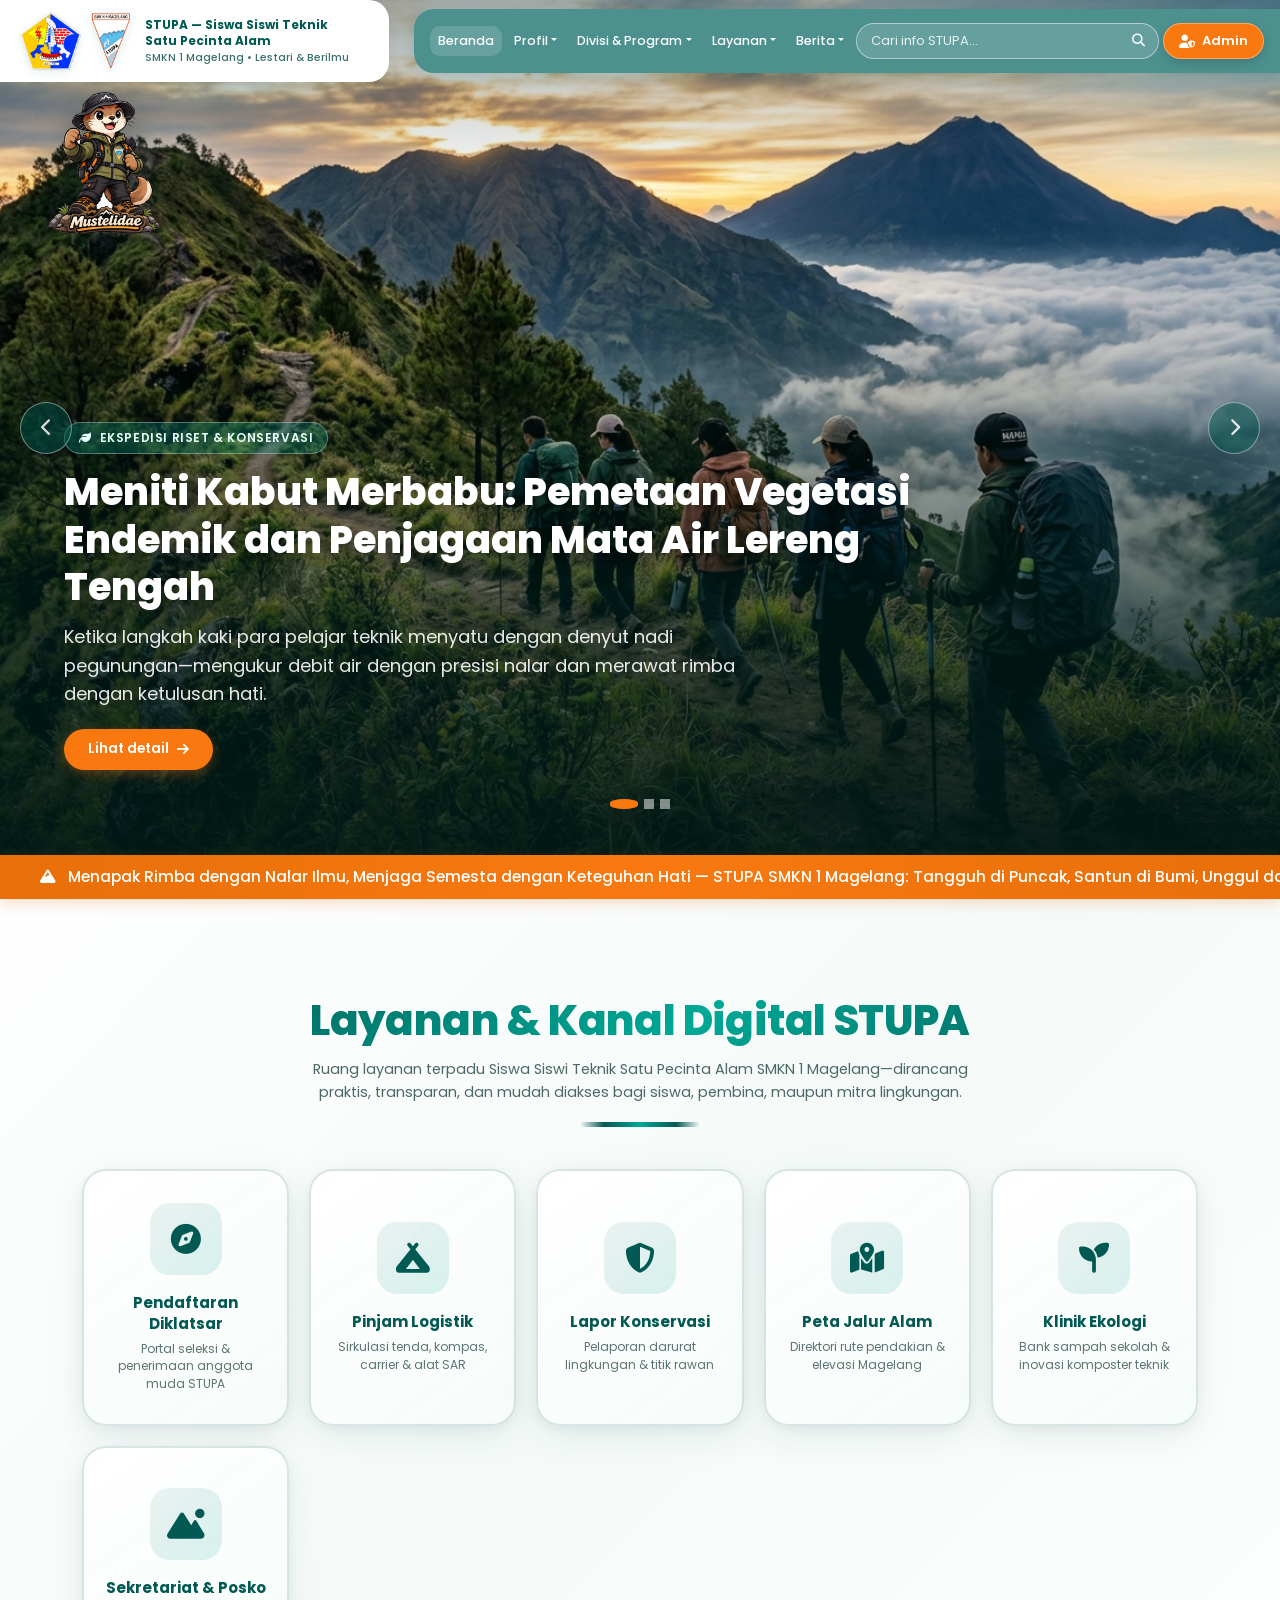
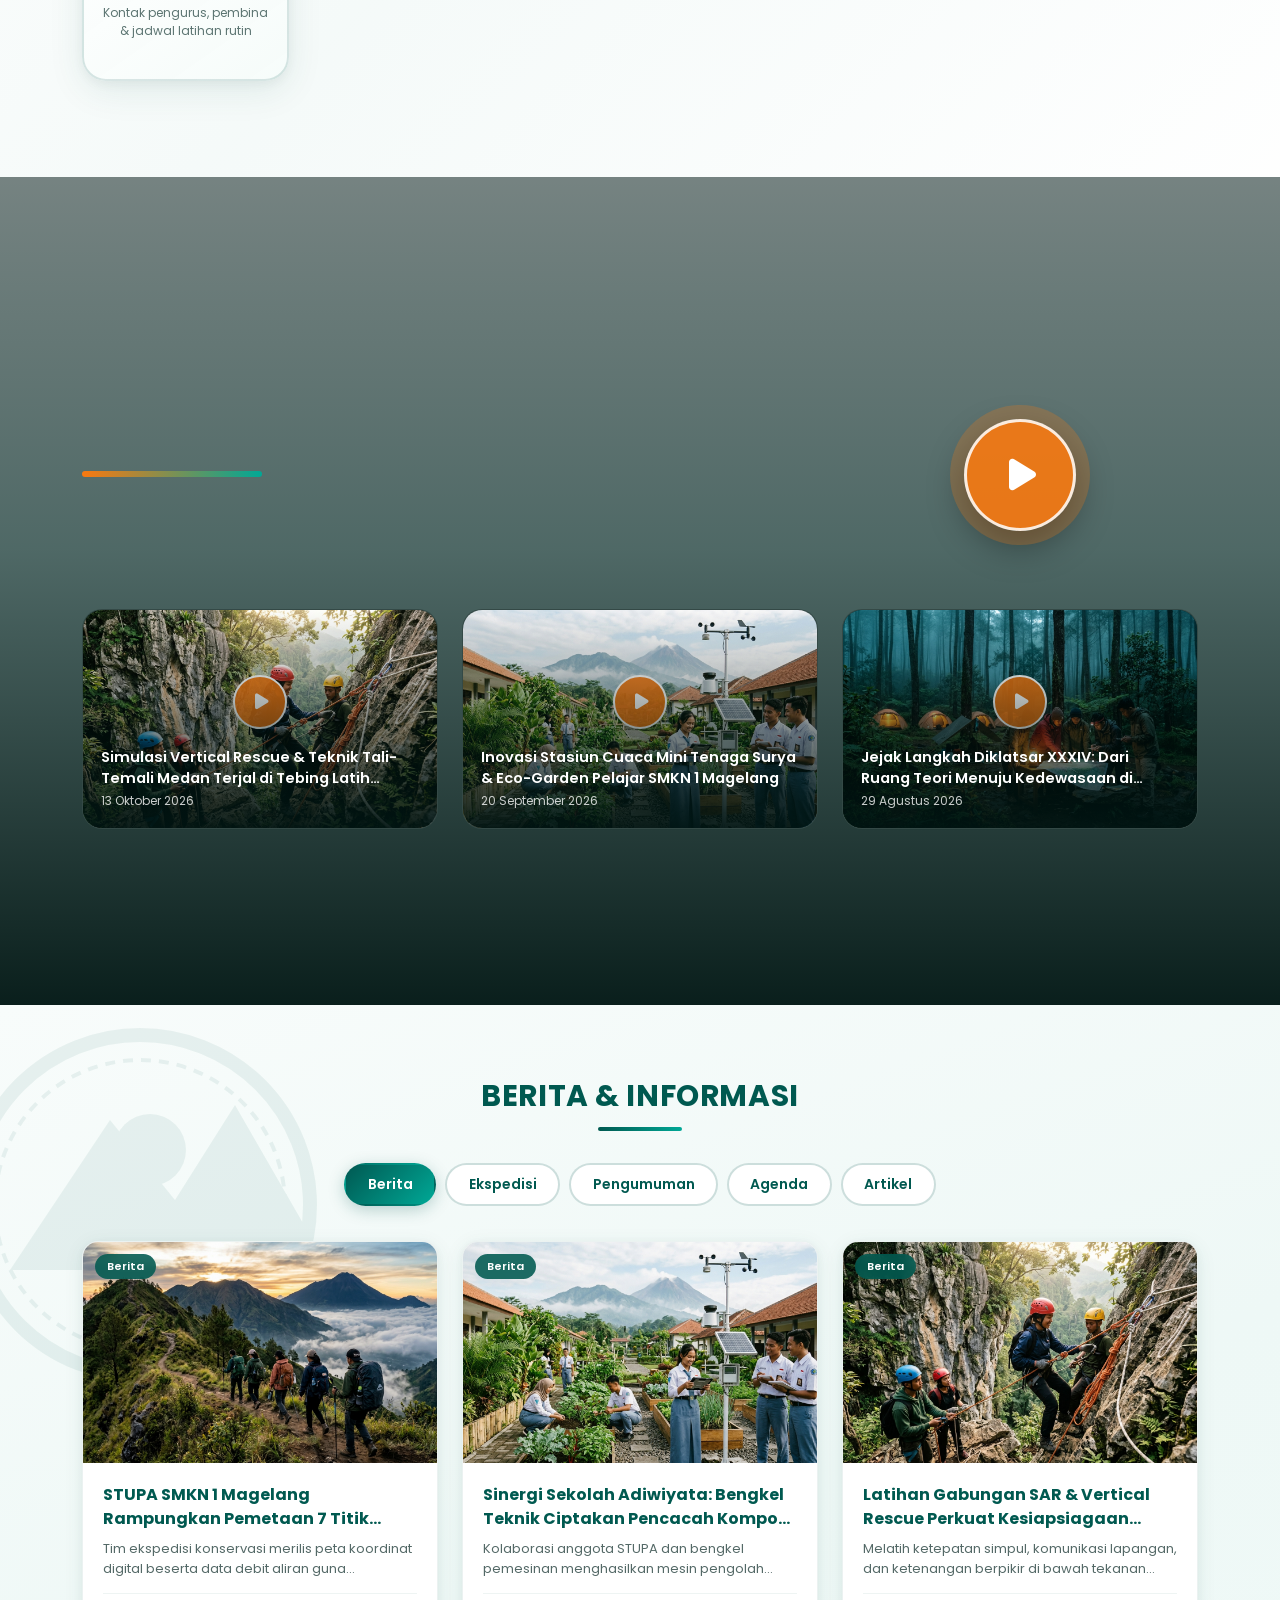
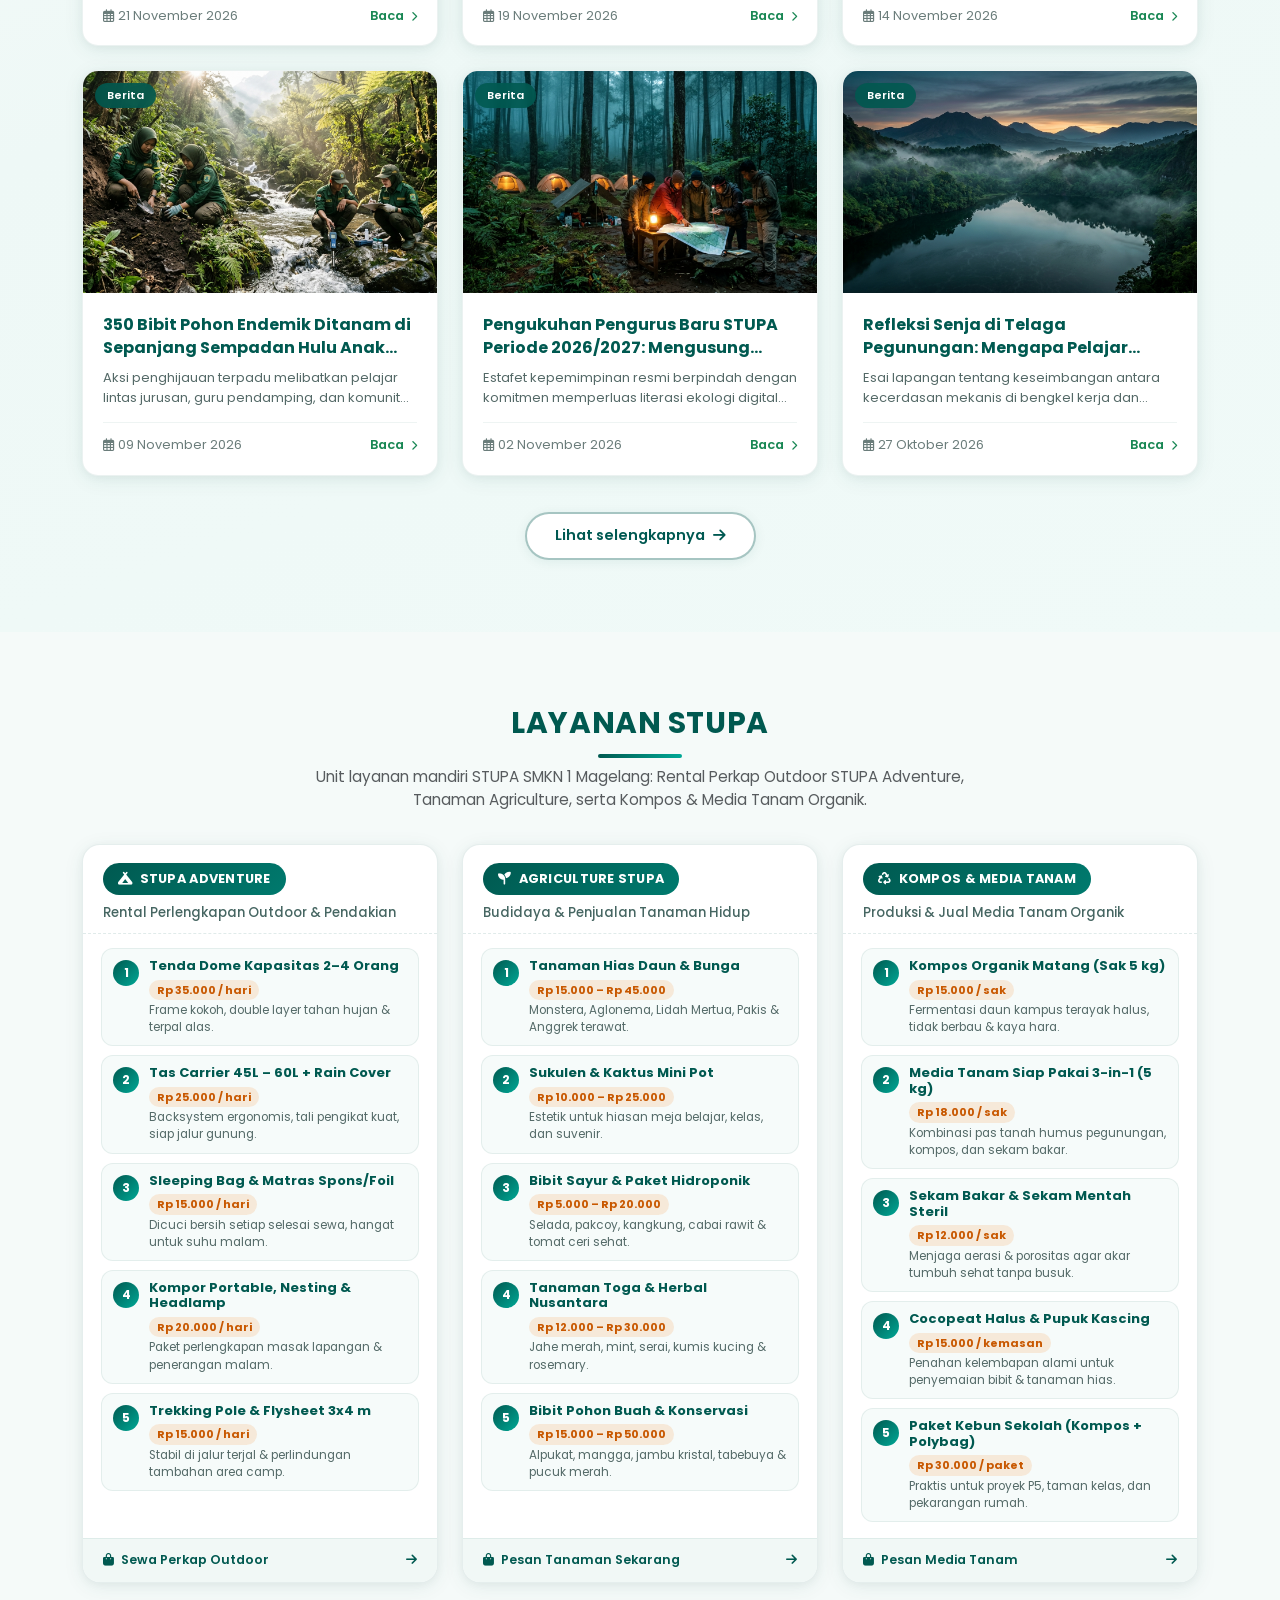
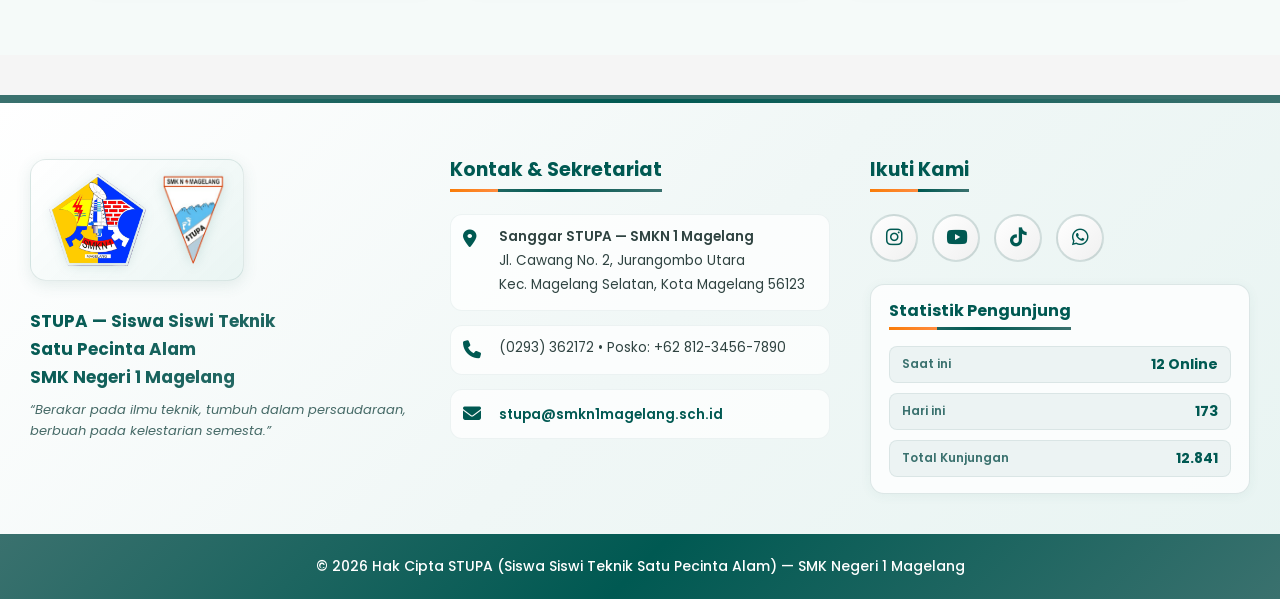
<file: index.html>
<!DOCTYPE html>
<html lang="id">

<head>
    <meta charset="UTF-8">
    <meta name="viewport" content="width=device-width, initial-scale=1.0">
    <title>STUPA — Siswa Siswi Teknik Satu Pecinta Alam | SMKN 1 Magelang</title>
    <meta name="description"
        content="Portal resmi STUPA (Siswa Siswi Teknik Satu Pecinta Alam) SMKN 1 Magelang. Informasi ekspedisi konservasi alam, pendidikan dasar (Diklatsar), layanan logistik, riset ekologi pelajar, dan publikasi ilmiah lapangan.">
    <meta name="keywords"
        content="STUPA, SMKN 1 Magelang, Siswa Siswi Teknik Satu Pecinta Alam, Sispala Magelang, Konservasi Alam, Diklatsar, Ekspedisi Merbabu">
    <meta name="author" content="STUPA SMKN 1 Magelang">
    <link rel="icon" href="assets/images/logo-stupa.png" type="image/png">

    <!-- Fonts & Libraries (Matched to kemenlh.go.id) -->
    <link href="https://fonts.googleapis.com/css2?family=Poppins:wght@300;400;500;600;700;800&display=swap"
        rel="stylesheet">
    <link href="https://cdnjs.cloudflare.com/ajax/libs/font-awesome/6.5.1/css/all.min.css" rel="stylesheet">
    <link href="https://cdn.jsdelivr.net/npm/bootstrap@5.3.3/dist/css/bootstrap.min.css" rel="stylesheet"
        crossorigin="anonymous">

    <!-- STUPA Stylesheets -->
    <link rel="stylesheet" href="assets/css/style.css">
    <link rel="stylesheet" href="assets/css/carousel.css">
    <link rel="stylesheet" href="assets/css/header.css">
    <link rel="stylesheet" href="assets/css/footer.css">
</head>

<body id="top">

    <!-- Header / Floating Pill Navbar (Matched to kemenlh.go.id) -->
    <div id="header-placeholder">
        <nav class="navbar navbar-expand-lg" id="mainNavbar">
            <div class="container-fluid p-0">
                <!-- Left White Brand Pill -->
                <div class="logo-container">
                    <a class="navbar-brand" href="#top">
                        <div class="brand-logos">
                            <img src="assets/images/logo-smkn1.png" id="headerLogoSmk" alt="Logo SMKN 1 Magelang"
                                class="logo logo-smkn1">
                            <img src="assets/images/logo-stupa.png" id="headerLogoStupa"
                                alt="Logo STUPA SMKN 1 Magelang" class="logo logo-stupa">
                        </div>
                        <div class="text">
                            <span id="headerBrandTitle">STUPA — Siswa Siswi Teknik<br>Satu Pecinta Alam</span>
                            <span class="brand-sub" id="headerBrandSub">SMKN 1 Magelang • Lestari &amp; Berilmu</span>
                        </div>
                    </a>
                </div>

                <!-- Mobile Hamburger -->
                <button class="navbar-toggler" type="button" data-bs-toggle="collapse" data-bs-target="#navbarNav"
                    aria-controls="navbarNav" aria-expanded="false" aria-label="Buka navigasi">
                    <span class="navbar-toggler-icon"></span>
                </button>

                <!-- Right Teal Pill Menu -->
                <div class="collapse navbar-collapse justify-content-end" id="navbarNav">
                    <ul class="navbar-nav d-flex align-items-lg-center menu-container">
                        <li class="nav-item">
                            <a class="nav-link active" aria-current="page" href="#top">Beranda</a>
                        </li>
                        <li class="nav-item dropdown">
                            <a class="nav-link dropdown-toggle" href="#" role="button" data-bs-toggle="dropdown"
                                aria-expanded="false">Profil</a>
                            <ul class="dropdown-menu">
                                <li><a class="dropdown-item" href="#layanan-stupa">Jati Diri &amp; Nilai STUPA</a></li>
                                <li><a class="dropdown-item" href="#prosedur-stupa">Unit Layanan &amp; Usaha Mandiri</a>
                                </li>
                                <li><a class="dropdown-item" href="#kontak-footer">Sekretariat &amp; Pembina</a></li>
                            </ul>
                        </li>
                        <li class="nav-item dropdown">
                            <a class="nav-link dropdown-toggle" href="#" role="button" data-bs-toggle="dropdown"
                                aria-expanded="false">Divisi &amp; Program</a>
                            <ul class="dropdown-menu">
                                <li><a class="dropdown-item" href="#layanan-stupa" data-open-service="0">Diklatsar &amp;
                                        Kaderisasi</a></li>
                                <li><a class="dropdown-item" href="#layanan-stupa" data-open-service="3">Mountaineering
                                        &amp; Navigasi</a></li>
                                <li><a class="dropdown-item" href="#layanan-stupa" data-open-service="4">Konservasi
                                        &amp; Eco-Tech</a></li>
                                <li><a class="dropdown-item" href="#video-showcase">Vertical Rescue &amp; SAR</a></li>
                            </ul>
                        </li>
                        <li class="nav-item dropdown">
                            <a class="nav-link dropdown-toggle" href="#" role="button" data-bs-toggle="dropdown"
                                aria-expanded="false">Layanan</a>
                            <ul class="dropdown-menu">
                                <li><a class="dropdown-item" href="#prosedur-stupa">Rental Perkap STUPA Adventure</a>
                                </li>
                                <li><a class="dropdown-item" href="#prosedur-stupa">Agriculture (Tanaman Dijual)</a>
                                </li>
                                <li><a class="dropdown-item" href="#prosedur-stupa">Kompos &amp; Media Tanam</a></li>
                                <li>
                                    <hr class="dropdown-divider">
                                </li>
                                <li><a class="dropdown-item" href="#layanan-stupa" data-open-service="0">Pendaftaran
                                        Anggota Baru</a></li>
                                <li><a class="dropdown-item" href="#layanan-stupa" data-open-service="1">Peminjaman
                                        Logistik Alam</a></li>
                                <li><a class="dropdown-item" href="#layanan-stupa" data-open-service="2">Lapor
                                        Konservasi Lingkungan</a></li>
                                <li><a class="dropdown-item" href="#layanan-stupa" data-open-service="3">Direktori Peta
                                        Jalur Magelang</a></li>
                            </ul>
                        </li>
                        <li class="nav-item dropdown">
                            <a class="nav-link dropdown-toggle" href="#" role="button" data-bs-toggle="dropdown"
                                aria-expanded="false">Berita</a>
                            <ul class="dropdown-menu" id="navNewsDropdown">
                                <li><a class="dropdown-item" href="#berita-informasi"
                                        data-switch-tab="berita-tab">Berita Terkini</a></li>
                                <li><a class="dropdown-item" href="#berita-informasi"
                                        data-switch-tab="ekspedisi-tab">Laporan Ekspedisi</a></li>
                                <li><a class="dropdown-item" href="#berita-informasi"
                                        data-switch-tab="pengumuman-tab">Pengumuman Resmi</a></li>
                                <li><a class="dropdown-item" href="#berita-informasi"
                                        data-switch-tab="agenda-tab">Agenda Kegiatan</a></li>
                                <li><a class="dropdown-item" href="#berita-informasi" data-switch-tab="artikel-tab">Esai
                                        &amp; Artikel Alam</a></li>
                            </ul>
                        </li>

                        <!-- Live Search Form -->
                        <li class="nav-item">
                            <form class="search-form" id="navSearchForm" role="search" autocomplete="off">
                                <input class="form-control search-input" id="navSearchInput" type="search"
                                    placeholder="Cari info STUPA..." aria-label="Cari informasi">
                                <button type="submit" class="search-submit-btn" aria-label="Cari">
                                    <i class="fas fa-search"></i>
                                </button>
                                <div class="nav-search-results" id="navSearchResults"></div>
                            </form>
                        </li>

                        <!-- Admin & Super Admin Portal Link -->
                        <li class="nav-item">
                            <a class="btn-admin-nav" href="admin.html"
                                title="Masuk ke Portal Admin &amp; Super Admin STUPA">
                                <i class="fas fa-user-shield"></i>
                                <span>Admin</span>
                            </a>
                        </li>
                    </ul>
                </div>
            </div>
        </nav>
    </div>

    <!-- Main Hero Carousel -->
    <main>
        <div class="carousel-wrapper">
            <div id="carouselBackground" class="carousel slide carousel-fade" data-bs-ride="carousel"
                data-bs-interval="5500">
                <div class="carousel-indicators" id="heroIndicators"></div>
                <div class="carousel-inner" id="carouselItemsContainer"></div>

                <button class="carousel-control-prev custom-prev" type="button" data-bs-target="#carouselBackground"
                    data-bs-slide="prev" aria-label="Slide sebelumnya">
                    <span class="hero-arrow-circle"><i class="fas fa-chevron-left"></i></span>
                </button>
                <button class="carousel-control-next custom-next" type="button" data-bs-target="#carouselBackground"
                    data-bs-slide="next" aria-label="Slide berikutnya">
                    <span class="hero-arrow-circle"><i class="fas fa-chevron-right"></i></span>
                </button>
            </div>
        </div>

        <!-- Running Text Ticker Bar -->
        <div class="running-text-wrapper">
            <div class="running-text">
                <div class="running-text-track">
                    <p>
                        <i class="fas fa-mountain me-2"></i>
                        Menapak Rimba dengan Nalar Ilmu, Menjaga Semesta dengan Keteguhan Hati — STUPA SMKN 1 Magelang:
                        Tangguh di Puncak, Santun di Bumi, Unggul dalam Karya Teknik Berkelanjutan!
                    </p>
                    <p aria-hidden="true">
                        <i class="fas fa-leaf me-2"></i>
                        Menapak Rimba dengan Nalar Ilmu, Menjaga Semesta dengan Keteguhan Hati — STUPA SMKN 1 Magelang:
                        Tangguh di Puncak, Santun di Bumi, Unggul dalam Karya Teknik Berkelanjutan!
                    </p>
                </div>
            </div>
        </div>

        <!-- Section 1: Layanan & Portal Digital STUPA -->
        <section class="public-services" id="layanan-stupa">
            <div class="container">
                <div class="text-content">
                    <h2 class="slide-title" id="secTitleLayanan">Layanan &amp; Kanal Digital STUPA</h2>
                    <p class="section-lead" id="secLeadLayanan">
                        Ruang layanan terpadu Siswa Siswi Teknik Satu Pecinta Alam SMKN 1 Magelang—dirancang praktis,
                        transparan, dan mudah diakses bagi siswa, pembina, maupun mitra lingkungan.
                    </p>
                </div>
                <div class="services-grid" id="servicesGridContainer"></div>
            </div>
        </section>

        <!-- Section 2: Video Showcase & Dokumentasi Ekspedisi -->
        <section class="video-section" id="video-showcase">
            <div class="gradient-overlay"></div>
            <div class="container">
                <div class="row align-items-center">
                    <div class="col-lg-8">
                        <div class="video-featured-header">
                            <h2 class="slide-title" id="mainVideoTitle"></h2>
                            <div class="title-accent-bar"></div>
                            <p class="slide-description" id="mainVideoDesc"></p>
                        </div>
                    </div>
                    <div class="col-lg-4">
                        <div class="center-play-wrap">
                            <button type="button" class="play-button-hero js-open-video" id="mainVideoPlayBtn"
                                data-index="0" aria-label="Putar pratinjau dokumenter">
                                <i class="fas fa-play ms-1"></i>
                            </button>
                        </div>
                    </div>
                </div>

                <div class="row g-4 mt-2" id="videoCardsRow"></div>
            </div>
        </section>

        <!-- Section 3: Berita & Informasi (With Watermark Emblem) -->
        <section class="logo-background-section berita-informasi-section" id="berita-informasi">
            <div class="watermark-wrap">
                <img src="assets/images/logo-stupa-watermark.svg" alt="" class="img-fluid">
            </div>
            <div class="container">
                <div class="section-title-wrap">
                    <h2 class="section-title" id="secTitleBerita">BERITA &amp; INFORMASI</h2>
                    <div class="title-underline"></div>
                </div>

                <ul class="nav nav-tabs berita-tabs" id="newsTypeTabs" role="tablist"></ul>

                <div class="tab-content" id="newsTypeContent"></div>
            </div>
        </section>

        <!-- Section 4: Layanan STUPA (Adventure, Agriculture & Kompos) -->
        <section class="section-prosedur-informasi" id="prosedur-stupa">
            <div class="container">
                <div class="section-title-wrap">
                    <h2 class="section-title" id="secTitleProsedur">LAYANAN STUPA</h2>
                    <div class="title-underline"></div>
                    <p class="text-muted text-center mx-auto mt-2 mb-0" style="max-width:720px;font-size:0.95rem;"
                        id="secLeadProsedur">Unit layanan mandiri STUPA SMKN 1 Magelang: Rental Perkap Outdoor STUPA
                        Adventure, Tanaman Agriculture, serta Kompos &amp; Media Tanam Organik.</p>
                </div>

                <div class="prosedur-steps" id="proceduresContainer"></div>
            </div>
        </section>
    </main>

    <!-- Footer (Matched to kemenlh.go.id) -->
    <footer class="footer" id="kontak-footer">
        <div class="footer-container">
            <div class="footer-content">
                <!-- Left: Logo & Organization Identity -->
                <div class="footer-section footer-about">
                    <div class="footer-logo-wrapper">
                        <a class="footer-logo-link" href="#top">
                            <img src="assets/images/logo-smkn1.png" id="footerLogoSmk" alt="Logo SMKN 1 Magelang"
                                class="footer-logo">
                            <img src="assets/images/logo-stupa.png" id="footerLogoStupa"
                                alt="Logo STUPA SMKN 1 Magelang" class="footer-logo">
                        </a>
                    </div>
                    <div class="footer-org-info">
                        <h3 class="footer-org-name" id="footerOrgName">
                            STUPA — Siswa Siswi Teknik<br>
                            Satu Pecinta Alam<br>
                            SMK Negeri 1 Magelang
                        </h3>
                        <p class="footer-motto" id="footerMotto">
                            “Berakar pada ilmu teknik, tumbuh dalam persaudaraan, berbuah pada kelestarian semesta.”
                        </p>
                    </div>
                </div>

                <!-- Center: Contact Information -->
                <div class="footer-section footer-contact">
                    <h4 class="footer-section-title" id="footerContactHeading">Kontak &amp; Sekretariat</h4>
                    <div class="footer-contact-info">
                        <div class="contact-item">
                            <i class="fas fa-map-marker-alt contact-icon"></i>
                            <div class="contact-text">
                                <p class="fw-semibold" id="footerSecretariatName">Sanggar STUPA — SMKN 1 Magelang</p>
                                <p id="footerAddress1">Jl. Cawang No. 2, Jurangombo Utara</p>
                                <p id="footerAddress2">Kec. Magelang Selatan, Kota Magelang 56123</p>
                            </div>
                        </div>
                        <div class="contact-item">
                            <i class="fas fa-phone contact-icon"></i>
                            <div class="contact-text">
                                <p id="footerPhone">(0293) 362172 • Posko: +62 812-3456-7890</p>
                            </div>
                        </div>
                        <div class="contact-item">
                            <i class="fas fa-envelope contact-icon"></i>
                            <div class="contact-text">
                                <a href="mailto:stupa@smkn1magelang.sch.id" class="website-link"
                                    id="footerEmail">stupa@smkn1magelang.sch.id</a>
                            </div>
                        </div>
                    </div>
                </div>

                <!-- Right: Social Media & Visitor Stats -->
                <div class="footer-section footer-social">
                    <h4 class="footer-section-title" id="footerSocialHeading">Ikuti Kami</h4>
                    <div class="social-icons">
                        <a href="#kontak-footer" id="socialIgLink" class="social-link" aria-label="Instagram STUPA"
                            title="Instagram @stupa_smkn1mgl">
                            <i class="fab fa-instagram"></i>
                        </a>
                        <a href="#kontak-footer" id="socialYtLink" class="social-link" aria-label="YouTube STUPA"
                            title="YouTube STUPA Channel">
                            <i class="fab fa-youtube"></i>
                        </a>
                        <a href="#kontak-footer" id="socialTtLink" class="social-link" aria-label="TikTok STUPA"
                            title="TikTok @stupa.mgl">
                            <i class="fab fa-tiktok"></i>
                        </a>
                        <a href="#layanan-stupa" id="socialWaLink" data-open-service="5" class="social-link"
                            aria-label="WhatsApp Posko" title="Posko Informasi STUPA">
                            <i class="fab fa-whatsapp"></i>
                        </a>
                    </div>

                    <div class="visitor-stats" id="footerVisitorBox">
                        <h4 class="footer-section-title">Statistik Pengunjung</h4>
                        <div class="footer-visitor-row">
                            <span class="footer-visitor-label">Saat ini</span>
                            <span class="footer-visitor-value" id="visitorOnline">12 Online</span>
                        </div>
                        <div class="footer-visitor-row">
                            <span class="footer-visitor-label">Hari ini</span>
                            <span class="footer-visitor-value" id="visitorToday">148</span>
                        </div>
                        <div class="footer-visitor-row">
                            <span class="footer-visitor-label">Total Kunjungan</span>
                            <span class="footer-visitor-value" id="visitorTotal">12.841</span>
                        </div>
                    </div>
                </div>
            </div>

            <!-- Copyright Shimmer Bar -->
            <div class="footer-copyright">
                <p id="footerCopyright">&copy; 2026 Hak Cipta STUPA (Siswa Siswi Teknik Satu Pecinta Alam) — SMK Negeri
                    1 Magelang</p>
            </div>
        </div>
    </footer>

    <!-- Back to Top Floating Button -->
    <button id="back-to-top" class="back-to-top" aria-label="Kembali ke atas">
        <i class="fas fa-arrow-up"></i>
    </button>

    <!-- Universal Interactive Reader / Form Modal -->
    <div class="modal fade" id="stupaDetailModal" tabindex="-1" aria-labelledby="stupaDetailTitle" aria-hidden="true">
        <div class="modal-dialog modal-dialog-centered modal-lg modal-dialog-scrollable">
            <div class="modal-content">
                <div class="modal-header stupa-modal-header">
                    <h5 class="modal-title fw-bold" id="stupaDetailTitle">Informasi STUPA</h5>
                    <button type="button" class="btn-close" data-bs-dismiss="modal" aria-label="Tutup"></button>
                </div>
                <div class="modal-body p-4" id="stupaDetailBody"></div>
            </div>
        </div>
    </div>

    <!-- Floating Toast Notification -->
    <div id="stupaToast" class="toast-stupa" role="status" aria-live="polite">
        <i class="fas fa-circle-check text-warning"></i>
        <span id="stupaToastText">Berhasil!</span>
    </div>

    <!-- Fixed Sticky Mascot (Semi Pojok Kiri Atas, Transparan, Tetap Saat Scroll) -->
    <div id="stupaFloatingMascot" class="stupa-floating-mascot" aria-hidden="true">
        <img src="assets/images/maskot-stupa.png" alt="Maskot Mustelidae STUPA SMKN 1 Magelang" class="stupa-mascot-img">
    </div>

    <!-- Scripts -->
    <script src="https://cdn.jsdelivr.net/npm/bootstrap@5.3.3/dist/js/bootstrap.bundle.min.js"
        crossorigin="anonymous"></script>
    <script src="assets/js/data.js"></script>
    <script src="assets/js/app.js"></script>
</body>

</html>
</file>
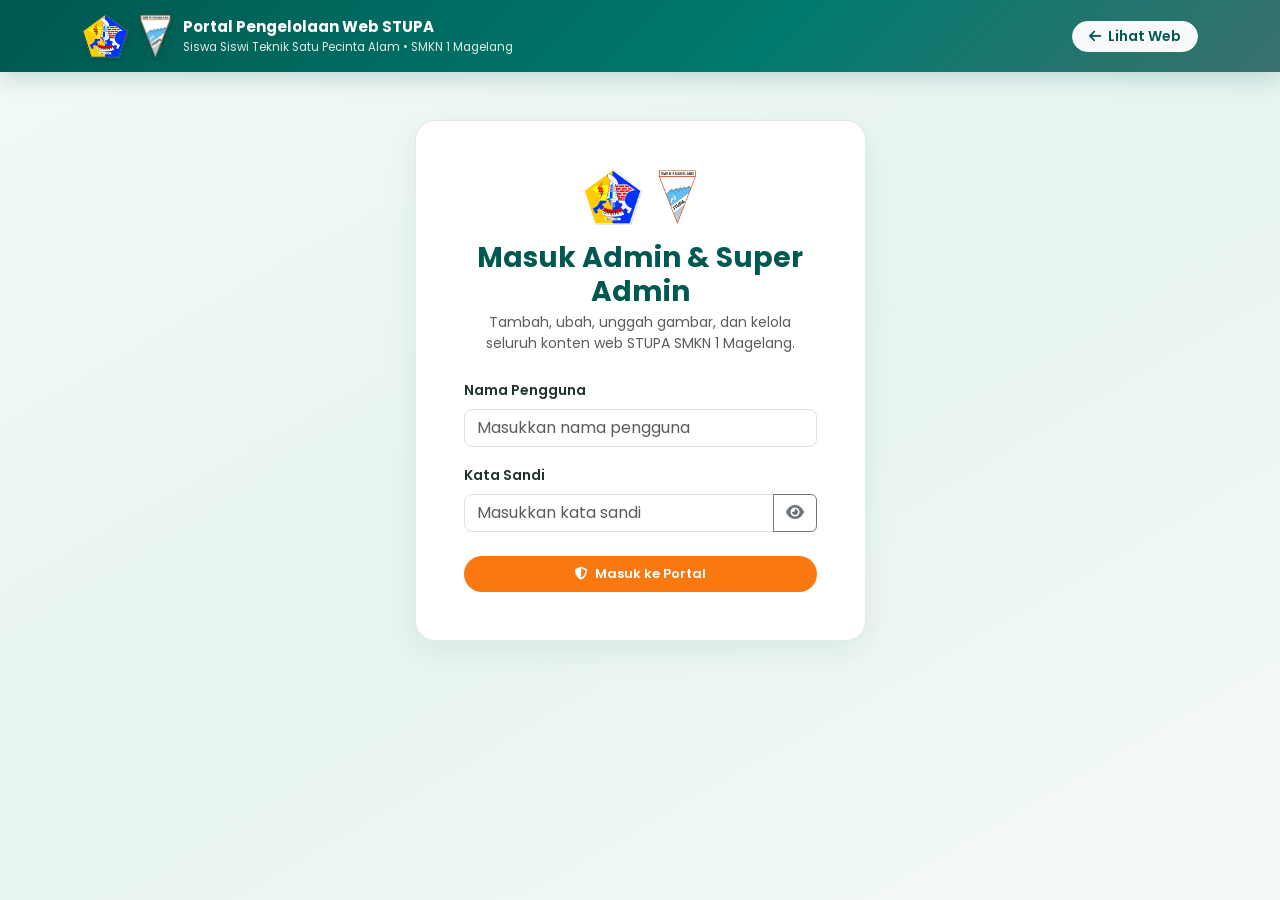
<file: admin.html>
<!DOCTYPE html>
<html lang="id">
<head>
    <meta charset="UTF-8">
    <meta name="viewport" content="width=device-width, initial-scale=1.0">
    <title>Portal Admin &amp; Super Admin — STUPA SMKN 1 Magelang</title>
    <link rel="icon" href="assets/images/logo-stupa.png" type="image/png">
    <link href="https://fonts.googleapis.com/css2?family=Poppins:wght@300;400;500;600;700;800&display=swap" rel="stylesheet">
    <link href="https://cdnjs.cloudflare.com/ajax/libs/font-awesome/6.5.1/css/all.min.css" rel="stylesheet">
    <link href="https://cdn.jsdelivr.net/npm/bootstrap@5.3.3/dist/css/bootstrap.min.css" rel="stylesheet" crossorigin="anonymous">
    <style>
        :root {
            --teal-deep: #005950;
            --teal-dark: #005952;
            --teal-mid: #3a716e;
            --emerald: #00a896;
            --amber: #F97910;
        }
        body {
            font-family: 'Poppins', sans-serif;
            background: linear-gradient(150deg, #f3faf8 0%, #e7f4f1 50%, #f5faf9 100%);
            min-height: 100vh;
            color: #213432;
        }
        .admin-topbar {
            background: linear-gradient(135deg, #005950 0%, #007a6e 60%, #3a716e 100%);
            color: #ffffff;
            padding: 14px 0;
            box-shadow: 0 6px 24px rgba(0, 89, 80, 0.2);
        }
        .admin-brand {
            display: flex;
            align-items: center;
            gap: 12px;
            text-decoration: none;
            color: #ffffff;
        }
        .admin-brand img {
            height: 44px;
            width: auto;
            filter: drop-shadow(0 2px 5px rgba(0,0,0,0.2));
        }
        .role-pill {
            display: inline-flex;
            align-items: center;
            gap: 6px;
            padding: 5px 13px;
            border-radius: 9999px;
            font-size: 12px;
            font-weight: 700;
            letter-spacing: 0.3px;
        }
        .role-pill.superadmin {
            background: linear-gradient(135deg, #F97910 0%, #ffb03b 100%);
            color: #ffffff;
            box-shadow: 0 4px 12px rgba(249, 121, 16, 0.35);
        }
        .role-pill.admin {
            background: rgba(255, 255, 255, 0.18);
            color: #ffffff;
            border: 1px solid rgba(255, 255, 255, 0.35);
        }
        .admin-card {
            background: #ffffff;
            border-radius: 20px;
            border: 1px solid rgba(0, 89, 82, 0.12);
            box-shadow: 0 10px 32px rgba(0, 89, 82, 0.08);
        }
        .stat-card {
            background: #ffffff;
            border-radius: 18px;
            padding: 18px;
            border: 1px solid rgba(0, 89, 82, 0.12);
            box-shadow: 0 6px 20px rgba(0, 89, 82, 0.06);
        }
        .stat-icon {
            width: 46px;
            height: 46px;
            border-radius: 14px;
            display: flex;
            align-items: center;
            justify-content: center;
            font-size: 19px;
            background: rgba(0, 168, 150, 0.12);
            color: var(--teal-deep);
        }
        .btn-stupa {
            background: var(--amber);
            color: #ffffff;
            border: none;
            border-radius: 9999px;
            padding: 9px 22px;
            font-weight: 600;
            font-size: 13px;
            transition: all 0.25s ease;
        }
        .btn-stupa:hover {
            background: #e26d0b;
            color: #ffffff;
            transform: translateY(-1px);
        }
        .btn-teal {
            background: linear-gradient(135deg, #005952 0%, #00a896 100%);
            color: #ffffff;
            border: none;
            border-radius: 9999px;
            padding: 9px 22px;
            font-weight: 600;
            font-size: 13px;
        }
        .btn-teal:hover {
            color: #ffffff;
            opacity: 0.94;
        }
        .nav-pills .nav-link {
            color: var(--teal-deep);
            font-weight: 600;
            font-size: 12.5px;
            border-radius: 9999px;
            padding: 7px 14px;
        }
        .nav-pills .nav-link.active {
            background: linear-gradient(135deg, #005952 0%, #00a896 100%);
            color: #ffffff;
        }
        .nav-pills .nav-link.super-tab.active {
            background: linear-gradient(135deg, #d96406 0%, #F97910 100%);
        }
        .super-badge {
            font-size: 9px;
            font-weight: 700;
            padding: 2px 6px;
            border-radius: 9999px;
            background: rgba(249, 121, 16, 0.16);
            color: #c85800;
            margin-left: 4px;
            text-transform: uppercase;
        }
        .nav-link.active .super-badge {
            background: rgba(255, 255, 255, 0.25);
            color: #ffffff;
        }
        .img-preview-thumb {
            width: 100%;
            height: 110px;
            object-fit: cover;
            border-radius: 12px;
            border: 1px solid rgba(0, 89, 82, 0.18);
            background: #eef6f4;
        }
    </style>
</head>
<body>
    <!-- Top Header -->
    <header class="admin-topbar">
        <div class="container d-flex flex-wrap justify-content-between align-items-center gap-3">
            <a href="index.html" class="admin-brand">
                <img src="assets/images/logo-smkn1.png" alt="Logo SMKN 1 Magelang">
                <img src="assets/images/logo-stupa.png" alt="Logo STUPA">
                <div>
                    <div class="fw-bold" style="font-size:15px;">Portal Pengelolaan Web STUPA</div>
                    <div style="font-size:11.5px;opacity:0.88;">Siswa Siswi Teknik Satu Pecinta Alam • SMKN 1 Magelang</div>
                </div>
            </a>
            <div class="d-flex align-items-center gap-2 flex-wrap">
                <span id="activeRoleBadge" class="role-pill d-none"></span>
                <a href="index.html" class="btn btn-light btn-sm rounded-pill px-3 fw-semibold" style="color:#005950;">
                    <i class="fas fa-arrow-left me-1"></i> Lihat Web
                </a>
                <button type="button" id="logoutBtn" class="btn btn-outline-light btn-sm rounded-pill px-3 d-none">
                    <i class="fas fa-right-from-bracket me-1"></i> Keluar
                </button>
            </div>
        </div>
    </header>

    <main class="container py-4 py-md-5">
        <!-- Login View -->
        <section id="loginView" class="row justify-content-center">
            <div class="col-md-7 col-lg-5">
                <div class="admin-card p-4 p-md-5">
                    <div class="text-center mb-4">
                        <div class="d-inline-flex align-items-center justify-content-center gap-3 mb-3">
                            <img src="assets/images/logo-smkn1.png" alt="SMKN 1" style="height:56px;">
                            <img src="assets/images/logo-stupa.png" alt="STUPA" style="height:56px;">
                        </div>
                        <h3 class="fw-bold mb-1" style="color:#005950;">Masuk Admin &amp; Super Admin</h3>
                        <p class="small text-muted mb-0">Tambah, ubah, unggah gambar, dan kelola seluruh konten web STUPA SMKN 1 Magelang.</p>
                    </div>

                    <div id="loginAlert" class="alert alert-danger py-2 small d-none" role="alert"></div>

                    <form id="adminLoginForm">
                        <div class="mb-3">
                            <label class="form-label small fw-semibold">Nama Pengguna</label>
                            <input type="text" class="form-control rounded-3" id="adminUsername" placeholder="Masukkan nama pengguna" required>
                        </div>
                        <div class="mb-3">
                            <label class="form-label small fw-semibold">Kata Sandi</label>
                            <div class="input-group">
                                <input type="password" class="form-control rounded-start-3" id="adminPassword" placeholder="Masukkan kata sandi" required>
                                <button class="btn btn-outline-secondary" type="button" id="togglePwdBtn" aria-label="Lihat kata sandi">
                                    <i class="fas fa-eye"></i>
                                </button>
                            </div>
                        </div>
                        <button type="submit" class="btn btn-stupa w-100 py-2 mt-2">
                            <i class="fas fa-shield-halved me-1"></i> Masuk ke Portal
                        </button>
                    </form>
                </div>
            </div>
        </section>

        <!-- Dashboard View -->
        <section id="dashboardView" class="d-none">
            <!-- Stats Row -->
            <div class="row g-3 mb-4">
                <div class="col-6 col-lg-3">
                    <div class="stat-card d-flex align-items-center gap-3">
                        <div class="stat-icon"><i class="fas fa-newspaper"></i></div>
                        <div>
                            <div class="small text-muted">Total Berita/Artikel</div>
                            <div class="fs-4 fw-bold" id="statNewsCount" style="color:#005950;">0</div>
                        </div>
                    </div>
                </div>
                <div class="col-6 col-lg-3">
                    <div class="stat-card d-flex align-items-center gap-3">
                        <div class="stat-icon"><i class="fas fa-inbox"></i></div>
                        <div>
                            <div class="small text-muted">Kotak Masuk Layanan</div>
                            <div class="fs-4 fw-bold" id="statSubCount" style="color:#005950;">0</div>
                        </div>
                    </div>
                </div>
                <div class="col-6 col-lg-3">
                    <div class="stat-card d-flex align-items-center gap-3">
                        <div class="stat-icon"><i class="fas fa-layer-group"></i></div>
                        <div>
                            <div class="small text-muted">Layanan &amp; Video</div>
                            <div class="fs-4 fw-bold" id="statPubCount" style="color:#005950;">0</div>
                        </div>
                    </div>
                </div>
                <div class="col-6 col-lg-3">
                    <div class="stat-card d-flex align-items-center gap-3">
                        <div class="stat-icon"><i class="fas fa-users"></i></div>
                        <div>
                            <div class="small text-muted">Total Kunjungan</div>
                            <div class="fs-4 fw-bold" id="statVisitCount" style="color:#005950;">0</div>
                        </div>
                    </div>
                </div>
            </div>

            <!-- Navigation Tabs (Semua Pengelolaan Web tersedia untuk Admin & Super Admin) -->
            <div class="admin-card p-3 p-md-4">
                <ul class="nav nav-pills gap-2 mb-4" id="adminTabs" role="tablist">
                    <li class="nav-item" role="presentation">
                        <button class="nav-link active" id="pillInbox" data-bs-toggle="pill" data-bs-target="#tabInbox" type="button">
                            <i class="fas fa-inbox me-1"></i> Kotak Masuk
                        </button>
                    </li>
                    <li class="nav-item" role="presentation">
                        <button class="nav-link" id="pillNews" data-bs-toggle="pill" data-bs-target="#tabNews" type="button">
                            <i class="fas fa-pen-to-square me-1"></i> Berita &amp; Agenda
                        </button>
                    </li>
                    <li class="nav-item" role="presentation">
                        <button class="nav-link" id="pillHeroPub" data-bs-toggle="pill" data-bs-target="#tabHeroPub" type="button">
                            <i class="fas fa-desktop me-1"></i> Tampilan Depan
                        </button>
                    </li>
                    <li class="nav-item" role="presentation">
                        <button class="nav-link" id="pillLayananVideo" data-bs-toggle="pill" data-bs-target="#tabSuperLayananVideo" type="button">
                            <i class="fas fa-cubes me-1"></i> Kanal &amp; Video
                        </button>
                    </li>
                    <li class="nav-item" role="presentation">
                        <button class="nav-link" id="pillCatalog" data-bs-toggle="pill" data-bs-target="#tabCatalog" type="button">
                            <i class="fas fa-store me-1"></i> Layanan (Adventure, Agriculture &amp; Kompos)
                        </button>
                    </li>
                    <li class="nav-item" role="presentation">
                        <button class="nav-link" id="pillSuperWeb" data-bs-toggle="pill" data-bs-target="#tabSuperWeb" type="button">
                            <i class="fas fa-sliders me-1"></i> Header, Footer &amp; Statistik
                        </button>
                    </li>
                    <li class="nav-item" role="presentation">
                        <button class="nav-link" id="pillSekretariat" data-bs-toggle="pill" data-bs-target="#tabSekretariat" type="button">
                            <i class="fas fa-folder-open me-1"></i> Sekretariat
                        </button>
                    </li>
                    <li class="nav-item" role="presentation">
                        <button class="nav-link" id="pillBendahara" data-bs-toggle="pill" data-bs-target="#tabBendahara" type="button">
                            <i class="fas fa-wallet me-1"></i> Bendahara
                        </button>
                    </li>

                    <!-- Exclusive Super Admin System Controls -->
                    <li class="nav-item super-only d-none" role="presentation">
                        <button class="nav-link super-tab" id="pillSuperUsers" data-bs-toggle="pill" data-bs-target="#tabSuperUsers" type="button">
                            <i class="fas fa-users-gear me-1"></i> Akun &amp; Seksi <span class="super-badge">Super</span>
                        </button>
                    </li>
                    <li class="nav-item super-only d-none" role="presentation">
                        <button class="nav-link super-tab" id="pillAuditBackup" data-bs-toggle="pill" data-bs-target="#tabAuditBackup" type="button">
                            <i class="fas fa-database me-1"></i> Log, Backup &amp; Publish <span class="super-badge">Super</span>
                        </button>
                    </li>
                </ul>

                <div class="tab-content">
                    <!-- Tab 1: Kotak Masuk Layanan -->
                    <div class="tab-pane fade show active" id="tabInbox">
                        <div class="d-flex flex-wrap justify-content-between align-items-center gap-2 mb-3">
                            <div>
                                <h5 class="fw-bold mb-0" style="color:#005950;">Permohonan Diklatsar, Logistik &amp; Lapor Konservasi</h5>
                                <div class="small text-muted">Data masuk otomatis dari formulir layanan di halaman utama.</div>
                            </div>
                            <button type="button" class="btn btn-outline-success btn-sm rounded-pill px-3 super-only d-none" id="exportSubmissionsBtn">
                                <i class="fas fa-download me-1"></i> Ekspor JSON
                            </button>
                        </div>
                        <div class="table-responsive">
                            <table class="table table-hover align-middle">
                                <thead class="table-light">
                                    <tr>
                                        <th>Waktu</th>
                                        <th>Layanan</th>
                                        <th>Pemohon</th>
                                        <th>Rincian</th>
                                        <th>Status</th>
                                        <th>Aksi</th>
                                    </tr>
                                </thead>
                                <tbody id="submissionsTableBody"></tbody>
                            </table>
                        </div>
                    </div>

                    <!-- Tab 2: Kelola Berita, Informasi & Tab Kategori (Admin & Super Admin) -->
                    <div class="tab-pane fade" id="tabNews">
                        <div class="row g-4">
                            <div class="col-lg-5">
                                <div class="p-3 rounded-4" style="background:#f5faf9;border:1px solid rgba(0,89,82,0.12);">
                                    <div class="d-flex justify-content-between align-items-center mb-3">
                                        <h6 class="fw-bold mb-0" id="newsFormHeading" style="color:#005950;"><i class="fas fa-plus-circle me-1"></i> Terbitkan / Edit Berita &amp; Informasi</h6>
                                        <button type="button" id="cancelNewsEditBtn" class="btn btn-link btn-sm p-0 text-danger d-none">Batal Edit</button>
                                    </div>
                                    <form id="addNewsForm">
                                        <input type="hidden" id="editNewsCat">
                                        <input type="hidden" id="editNewsIdx">
                                        <div class="row g-2 mb-2">
                                            <div class="col-6">
                                                <label class="form-label small fw-semibold mb-1">Kategori Tab</label>
                                                <select class="form-select form-select-sm rounded-3" id="newsCatInput"></select>
                                            </div>
                                            <div class="col-6">
                                                <label class="form-label small fw-semibold mb-1">Tanggal Publikasi</label>
                                                <input type="text" class="form-control form-control-sm rounded-3" id="newsDateInput" placeholder="Otomatis hari ini">
                                            </div>
                                        </div>
                                        <div class="mb-2">
                                            <label class="form-label small fw-semibold mb-1">Penulis / Divisi</label>
                                            <input type="text" class="form-control form-control-sm rounded-3" id="newsAuthorInput" placeholder="Redaksi STUPA SMKN 1 Magelang">
                                        </div>
                                        <div class="mb-2">
                                            <label class="form-label small fw-semibold mb-1">Judul</label>
                                            <input type="text" class="form-control form-control-sm rounded-3" id="newsTitleInput" placeholder="Judul berita atau informasi..." required>
                                        </div>
                                        <div class="mb-2">
                                            <label class="form-label small fw-semibold mb-1">Gambar (Preset / Upload / URL)</label>
                                            <select class="form-select form-select-sm rounded-3 mb-2 js-img-preset" data-target="newsImageUrl" data-preview="newsImgPreview">
                                                <option value="assets/images/hero-merbabu.jpg">Preset: Pendakian Lereng Merbabu</option>
                                                <option value="assets/images/hero-konservasi.jpg">Preset: Konservasi &amp; Tanam Pohon</option>
                                                <option value="assets/images/hero-diklatsar.jpg">Preset: Kamp &amp; Navigasi Diklatsar</option>
                                                <option value="assets/images/news-tebing.jpg">Preset: Latihan Vertical Rescue</option>
                                                <option value="assets/images/news-kampus-hijau.jpg">Preset: Eco-Garden &amp; Stasiun Cuaca</option>
                                                <option value="assets/images/video-bg-danau.jpg">Preset: Danau &amp; Lembah Pegunungan</option>
                                            </select>
                                            <input type="text" class="form-control form-control-sm rounded-3 mb-2 js-img-url" id="newsImageUrl" value="assets/images/hero-merbabu.jpg" data-preview="newsImgPreview" placeholder="Atau tempel URL gambar..." required>
                                            <input type="file" accept="image/*" class="form-control form-control-sm rounded-3 mb-2 js-img-upload" data-target="newsImageUrl" data-preview="newsImgPreview">
                                            <img id="newsImgPreview" src="assets/images/hero-merbabu.jpg" alt="Pratinjau gambar" class="img-preview-thumb">
                                        </div>
                                        <div class="mb-2">
                                            <label class="form-label small fw-semibold mb-1">Ringkasan Singkat</label>
                                            <textarea class="form-control form-control-sm rounded-3" id="newsExcerptInput" rows="2" placeholder="Ringkasan 1-2 kalimat..." required></textarea>
                                        </div>
                                        <div class="mb-3">
                                            <label class="form-label small fw-semibold mb-1">Isi Lengkap</label>
                                            <textarea class="form-control form-control-sm rounded-3" id="newsContentInput" rows="4" placeholder="Tulis narasi lengkap..." required></textarea>
                                        </div>
                                        <button type="submit" id="newsSubmitBtn" class="btn btn-teal w-100">
                                            <i class="fas fa-paper-plane me-1"></i> Simpan &amp; Tampilkan di Beranda
                                        </button>
                                    </form>
                                </div>
                            </div>
                            <div class="col-lg-7">
                                <!-- Kelola Tab Kategori Berita & Informasi -->
                                <div class="p-3 rounded-4 mb-3" style="background:#fffaf4;border:1px solid rgba(249,121,16,0.28);">
                                    <div class="d-flex justify-content-between align-items-center mb-2">
                                        <h6 class="fw-bold mb-0" style="color:#c85800;"><i class="fas fa-tags me-1"></i> Kelola Tab Kategori (Tambah / Edit / Kurangi Tab)</h6>
                                        <button type="button" id="cancelNewsCatEditBtn" class="btn btn-link btn-sm p-0 text-danger d-none">Batal</button>
                                    </div>
                                    <form id="addNewsCatForm" class="row g-2 mb-2">
                                        <input type="hidden" id="editNewsCatIdx">
                                        <div class="col-8">
                                            <input type="text" class="form-control form-control-sm rounded-3" id="newsCatManageLabelInput" placeholder="Nama Tab Baru (mis. Prestasi, Galeri, Opini)" required>
                                        </div>
                                        <div class="col-4">
                                            <button type="submit" id="newsCatSubmitBtn" class="btn btn-stupa btn-sm w-100">Tambah Tab</button>
                                        </div>
                                    </form>
                                    <div id="adminNewsCatsList" class="d-flex flex-wrap gap-2"></div>
                                </div>

                                <!-- Filter & Daftar Konten -->
                                <div class="row g-2 align-items-center mb-2">
                                    <div class="col-md-5">
                                        <select class="form-select form-select-sm rounded-3" id="adminNewsFilterCat"></select>
                                    </div>
                                    <div class="col-md-7">
                                        <input type="search" class="form-control form-control-sm rounded-3" id="adminNewsFilterSearch" placeholder="Cari judul berita...">
                                    </div>
                                </div>
                                <div id="adminNewsList" class="d-flex flex-column gap-2" style="max-height:470px;overflow-y:auto;"></div>
                            </div>
                        </div>
                    </div>

                    <!-- Tab 3: Tampilan Depan (Hero Banner) -->
                    <div class="tab-pane fade" id="tabHeroPub">
                        <div class="row g-4">
                            <div class="col-lg-6">
                                <!-- Form Editor Tampilan Depan -->
                                <div class="p-3 rounded-4" style="background:#fffaf4;border:1px solid rgba(249,121,16,0.28);">
                                    <div class="d-flex justify-content-between align-items-center mb-2">
                                        <h6 class="fw-bold mb-0" id="heroFormHeading" style="color:#c85800;"><i class="fas fa-pen-ruler me-1"></i> Ganti Gambar &amp; Tulisan Tampilan Depan</h6>
                                        <button type="button" id="cancelHeroEditBtn" class="btn btn-link btn-sm p-0 text-danger d-none">Batal Edit</button>
                                    </div>
                                    <form id="addHeroForm">
                                        <input type="hidden" id="editHeroIdx">
                                        <div class="row g-2 mb-2">
                                            <div class="col-md-5">
                                                <label class="form-label small fw-semibold mb-1">Lencana Atas (Tag)</label>
                                                <input type="text" class="form-control form-control-sm rounded-3 js-hero-live" id="heroTagInput" placeholder="Contoh: Ekspedisi Riset">
                                            </div>
                                            <div class="col-md-7">
                                                <label class="form-label small fw-semibold mb-1">Pilih Foto Preset</label>
                                                <select class="form-select form-select-sm rounded-3 js-img-preset js-hero-live" data-target="heroImageUrl" data-preview="heroImgPreview">
                                                    <option value="assets/images/hero-merbabu.jpg">Preset: Merbabu Sunrise</option>
                                                    <option value="assets/images/hero-diklatsar.jpg">Preset: Kemah &amp; Navigasi Diklatsar</option>
                                                    <option value="assets/images/hero-konservasi.jpg">Preset: Konservasi &amp; Sungai</option>
                                                    <option value="assets/images/video-bg-danau.jpg">Preset: Telaga Pegunungan</option>
                                                    <option value="assets/images/news-tebing.jpg">Preset: Latihan Tebing</option>
                                                    <option value="assets/images/news-kampus-hijau.jpg">Preset: Eco-Garden Kampus</option>
                                                </select>
                                            </div>
                                        </div>
                                        <div class="row g-2 mb-2">
                                            <div class="col-md-6">
                                                <label class="form-label small fw-semibold mb-1">URL Gambar / Path</label>
                                                <input type="text" class="form-control form-control-sm rounded-3 js-img-url js-hero-live" id="heroImageUrl" value="assets/images/hero-merbabu.jpg" data-preview="heroImgPreview" placeholder="URL gambar..." required>
                                            </div>
                                            <div class="col-md-6">
                                                <label class="form-label small fw-semibold mb-1">Upload Gambar dari Komputer/HP</label>
                                                <input type="file" accept="image/*" class="form-control form-control-sm rounded-3 js-img-upload" data-target="heroImageUrl" data-preview="heroImgPreview">
                                            </div>
                                        </div>
                                        <div class="row g-2 mb-2">
                                            <div class="col-md-6">
                                                <label class="form-label small fw-semibold mb-1">Fokus Posisi Gambar</label>
                                                <select class="form-select form-select-sm rounded-3 js-hero-live" id="heroPosInput">
                                                    <option value="center">Tengah (Center)</option>
                                                    <option value="top">Atas (Top)</option>
                                                    <option value="bottom">Bawah (Bottom)</option>
                                                </select>
                                            </div>
                                            <div class="col-md-6">
                                                <label class="form-label small fw-semibold mb-1">Gelap Latar (Keterbacaan Teks): <span id="heroOverlayVal">92%</span></label>
                                                <input type="range" class="form-range js-hero-live" id="heroOverlayInput" min="0.25" max="0.95" step="0.05" value="0.92">
                                            </div>
                                        </div>
                                        <div class="mb-2">
                                            <label class="form-label small fw-semibold mb-1">Judul Utama Tampilan Depan</label>
                                            <input type="text" class="form-control form-control-sm rounded-3 js-hero-live" id="heroTitleInput" placeholder="Judul besar tampilan depan..." required>
                                        </div>
                                        <div class="mb-2">
                                            <label class="form-label small fw-semibold mb-1">Tulisan / Subjudul di Bawah Judul</label>
                                            <textarea class="form-control form-control-sm rounded-3 js-hero-live" id="heroDescInput" rows="2" placeholder="Kalimat puitis-akademis..." required></textarea>
                                        </div>
                                        <div class="row g-2 mb-2">
                                            <div class="col-md-4">
                                                <label class="form-label small fw-semibold mb-1">Teks Tombol</label>
                                                <input type="text" class="form-control form-control-sm rounded-3 js-hero-live" id="heroBtnTextInput" value="Lihat detail">
                                            </div>
                                            <div class="col-md-4">
                                                <label class="form-label small fw-semibold mb-1">Warna Tombol</label>
                                                <select class="form-select form-select-sm rounded-3 js-hero-live" id="heroBtnColorInput">
                                                    <option value="#F97910">Oranye STUPA</option>
                                                    <option value="#00a896">Hijau Zamrud</option>
                                                    <option value="#005950">Hijau Hutan</option>
                                                </select>
                                            </div>
                                            <div class="col-md-4">
                                                <label class="form-label small fw-semibold mb-1">Link Tombol (Opsional)</label>
                                                <input type="text" class="form-control form-control-sm rounded-3" id="heroBtnUrlInput" placeholder="Kosong = buka artikel">
                                            </div>
                                        </div>
                                        <div class="mb-2">
                                            <label class="form-label small fw-semibold mb-1">Isi Narasi Lengkap (Jika tombol diklik)</label>
                                            <textarea class="form-control form-control-sm rounded-3" id="heroContentInput" rows="2" placeholder="Opsional: isi cerita lengkap saat tombol diklik..."></textarea>
                                        </div>
                                        <button type="submit" id="heroSubmitBtn" class="btn btn-stupa btn-sm w-100">Simpan Tampilan Depan</button>
                                    </form>
                                </div>
                            </div>

                            <div class="col-lg-6">
                                <!-- Live Preview Tampilan Depan -->
                                <div class="mb-3">
                                    <div class="d-flex justify-content-between align-items-center mb-2">
                                        <span class="small fw-bold text-uppercase" style="color:#005950;"><i class="fas fa-eye me-1"></i> Pratinjau Langsung Tampilan Depan</span>
                                        <span class="badge rounded-pill text-bg-light border">Slide Hero Utama</span>
                                    </div>
                                    <div id="heroLivePreviewBox" class="position-relative rounded-4 overflow-hidden shadow-sm" style="height:260px;background:#002622;">
                                        <img id="heroImgPreview" src="assets/images/hero-merbabu.jpg" alt="Pratinjau Tampilan Depan" style="width:100%;height:100%;object-fit:cover;object-position:center;">
                                        <div id="heroPreviewOverlay" style="position:absolute;inset:0;background:linear-gradient(to top, rgba(0,26,23,0.92) 0%, rgba(0,35,31,0.5) 55%, rgba(0,0,0,0.15) 100%);"></div>
                                        <div style="position:absolute;bottom:18px;left:22px;right:22px;color:#fff;z-index:2;">
                                            <span id="heroPrevTag" class="badge rounded-pill mb-2" style="background:rgba(0,168,150,0.35);border:1px solid rgba(255,255,255,0.4);font-size:10px;">EKSPEDISI RISET &amp; KONSERVASI</span>
                                            <h5 id="heroPrevTitle" class="fw-bold mb-1" style="line-height:1.25;">Meniti Kabut Merbabu: Pemetaan Vegetasi Endemik</h5>
                                            <p id="heroPrevDesc" class="mb-2" style="font-size:12px;opacity:0.9;display:-webkit-box;-webkit-line-clamp:2;-webkit-box-orient:vertical;overflow:hidden;">Ketika langkah kaki para pelajar teknik menyatu dengan denyut nadi pegunungan...</p>
                                            <span id="heroPrevBtn" class="badge rounded-pill px-3 py-2" style="background:#F97910;font-size:11px;">Lihat detail &rarr;</span>
                                        </div>
                                    </div>
                                </div>

                                <h6 class="fw-bold small text-uppercase text-muted">Urutan Slide Tampilan Depan (Slide #1 tampil paling awal)</h6>
                                <div id="superHeroList" class="d-flex flex-column gap-2"></div>
                            </div>
                        </div>
                    </div>

                    <!-- Tab 4: Kelola Layanan & Video Dokumenter -->
                    <div class="tab-pane fade" id="tabSuperLayananVideo">
                        <div class="row g-4">
                            <div class="col-lg-6">
                                <div class="p-3 rounded-4 mb-3" style="background:#fffaf4;border:1px solid rgba(249,121,16,0.28);">
                                    <div class="d-flex justify-content-between align-items-center mb-2">
                                        <h6 class="fw-bold mb-0" id="srvFormHeading" style="color:#c85800;"><i class="fas fa-concierge-bell me-1"></i> Tambah / Edit Layanan &amp; Isi Kegiatan</h6>
                                        <button type="button" id="cancelSrvEditBtn" class="btn btn-link btn-sm p-0 text-danger d-none">Batal</button>
                                    </div>
                                    <form id="addServiceForm">
                                        <input type="hidden" id="editSrvIdx">
                                        <div class="row g-2 mb-2">
                                            <div class="col-6">
                                                <input type="text" class="form-control form-control-sm rounded-3" id="srvTitleInput" placeholder="Judul Layanan / Kegiatan" required>
                                            </div>
                                            <div class="col-6">
                                                <input type="text" class="form-control form-control-sm rounded-3" id="srvBadgeInput" placeholder="Badge (mis. Agenda / Ekspedisi)" required>
                                            </div>
                                        </div>
                                        <div class="row g-2 mb-2">
                                            <div class="col-7">
                                                <input type="text" class="form-control form-control-sm rounded-3" id="srvSubtitleInput" placeholder="Subjudul singkat kartu..." required>
                                            </div>
                                            <div class="col-5">
                                                <select class="form-select form-select-sm rounded-3" id="srvIconInput">
                                                    <option value="fa-compass">Ikon Kompas</option>
                                                    <option value="fa-campground">Ikon Tenda</option>
                                                    <option value="fa-shield-halved">Ikon Perisai</option>
                                                    <option value="fa-map-location-dot">Ikon Peta</option>
                                                    <option value="fa-seedling">Ikon Tunas</option>
                                                    <option value="fa-mountain-sun">Ikon Gunung</option>
                                                    <option value="fa-person-hiking">Ikon Pendakian</option>
                                                    <option value="fa-calendar-days">Ikon Kalender Kegiatan</option>
                                                    <option value="fa-hands-helping">Ikon Relawan</option>
                                                    <option value="fa-microscope">Ikon Riset</option>
                                                    <option value="fa-tree">Ikon Hutan</option>
                                                    <option value="fa-water">Ikon Sungai</option>
                                                </select>
                                            </div>
                                        </div>
                                        <div class="row g-2 mb-2">
                                            <div class="col-6">
                                                <label class="form-label small fw-semibold mb-1">Tipe Saat Diklik</label>
                                                <select class="form-select form-select-sm rounded-3" id="srvTypeInput">
                                                    <option value="info">Isi Kegiatan &amp; Informasi</option>
                                                    <option value="form">Formulir Pendaftaran / Ajuan</option>
                                                </select>
                                            </div>
                                            <div class="col-6">
                                                <label class="form-label small fw-semibold mb-1">Upload Foto Kegiatan (Opsional)</label>
                                                <input type="file" accept="image/*" class="form-control form-control-sm rounded-3 js-img-upload" data-target="srvImageUrl" data-preview="srvImgPreview">
                                            </div>
                                        </div>
                                        <input type="text" class="form-control form-control-sm rounded-3 mb-2 js-img-url" id="srvImageUrl" data-preview="srvImgPreview" placeholder="Atau URL foto kegiatan (opsional)">
                                        <img id="srvImgPreview" src="assets/images/bg-nature-mist.svg" alt="Pratinjau Kegiatan" class="img-preview-thumb mb-2 d-none" style="height:76px;">
                                        <textarea class="form-control form-control-sm rounded-3 mb-2" id="srvDescInput" rows="2" placeholder="Deskripsi pembuka layanan / kegiatan..." required></textarea>
                                        <label class="form-label small fw-semibold mb-1">Daftar Isi Kegiatan / Poin Rincian (1 baris = 1 poin)</label>
                                        <textarea class="form-control form-control-sm rounded-3 mb-2" id="srvItemsInput" rows="3" placeholder="Format: Judul Kegiatan | Jadwal / Lokasi / Rincian&#10;Contoh: Penanaman Pohon Merbabu | Sabtu, 07.00 WIB • Pos Wekas"></textarea>
                                        <div class="row g-2 mb-2">
                                            <div class="col-6">
                                                <input type="text" class="form-control form-control-sm rounded-3" id="srvLinkUrlInput" placeholder="Link Tautan (opsional)">
                                            </div>
                                            <div class="col-6">
                                                <input type="text" class="form-control form-control-sm rounded-3" id="srvLinkTextInput" placeholder="Teks Tombol Link (opsional)">
                                            </div>
                                        </div>
                                        <button type="submit" id="srvSubmitBtn" class="btn btn-stupa btn-sm w-100">Simpan Layanan &amp; Isi Kegiatan</button>
                                    </form>
                                </div>
                                <h6 class="fw-bold small text-uppercase text-muted">Kartu Layanan Aktif</h6>
                                <div id="superServicesList" class="d-flex flex-column gap-2" style="max-height:290px;overflow-y:auto;"></div>
                            </div>

                            <div class="col-lg-6">
                                <div class="p-3 rounded-4 mb-3" style="background:#f5faf9;border:1px solid rgba(0,89,82,0.18);">
                                    <div class="d-flex justify-content-between align-items-center mb-2">
                                        <h6 class="fw-bold mb-0" id="vidFormHeading" style="color:#005950;"><i class="fas fa-film me-1"></i> Tambah / Edit Video Dokumenter</h6>
                                        <button type="button" id="cancelVidEditBtn" class="btn btn-link btn-sm p-0 text-danger d-none">Batal</button>
                                    </div>
                                    <form id="addVideoForm">
                                        <input type="hidden" id="editVidIdx">
                                        <input type="text" class="form-control form-control-sm rounded-3 mb-2" id="vidTitleInput" placeholder="Judul video dokumenter..." required>
                                        <div class="row g-2 mb-2">
                                            <div class="col-6">
                                                <input type="text" class="form-control form-control-sm rounded-3" id="vidDateInput" placeholder="Tanggal / Keterangan" required>
                                            </div>
                                            <div class="col-6">
                                                <select class="form-select form-select-sm rounded-3 js-img-preset" data-target="vidThumbUrl" data-preview="vidImgPreview">
                                                    <option value="assets/images/video-bg-danau.jpg">Preset: Danau</option>
                                                    <option value="assets/images/news-tebing.jpg">Preset: Tebing</option>
                                                    <option value="assets/images/news-kampus-hijau.jpg">Preset: Eco-Garden</option>
                                                    <option value="assets/images/hero-diklatsar.jpg">Preset: Diklatsar</option>
                                                    <option value="assets/images/hero-merbabu.jpg">Preset: Merbabu</option>
                                                    <option value="assets/images/hero-konservasi.jpg">Preset: Konservasi</option>
                                                </select>
                                            </div>
                                        </div>
                                        <input type="text" class="form-control form-control-sm rounded-3 mb-2" id="vidUrlInput" placeholder="Link YouTube atau Video MP4 (opsional)">
                                        <input type="text" class="form-control form-control-sm rounded-3 mb-2 js-img-url" id="vidThumbUrl" value="assets/images/video-bg-danau.jpg" data-preview="vidImgPreview" placeholder="URL thumbnail atau unggah gambar..." required>
                                        <input type="file" accept="image/*" class="form-control form-control-sm rounded-3 mb-2 js-img-upload" data-target="vidThumbUrl" data-preview="vidImgPreview">
                                        <img id="vidImgPreview" src="assets/images/video-bg-danau.jpg" alt="Pratinjau Video" class="img-preview-thumb mb-2" style="height:82px;">
                                        <textarea class="form-control form-control-sm rounded-3 mb-2" id="vidSummaryInput" rows="2" placeholder="Ringkasan cerita dokumenter..." required></textarea>
                                        <button type="submit" id="vidSubmitBtn" class="btn btn-teal btn-sm w-100">Simpan Video</button>
                                    </form>
                                </div>
                                <h6 class="fw-bold small text-uppercase text-muted">Daftar Video (Item ke-1 = Video Utama)</h6>
                                <div id="superVideosList" class="d-flex flex-column gap-2" style="max-height:260px;overflow-y:auto;"></div>
                            </div>
                        </div>
                    </div>

                    <!-- Tab: Layanan Usaha STUPA (Adventure, Agriculture & Kompos) -->
                    <div class="tab-pane fade" id="tabCatalog">
                        <div class="row g-4">
                            <div class="col-lg-5">
                                <div class="p-3 rounded-4" style="background:#fffaf4;border:1px solid rgba(249,121,16,0.28);">
                                    <div class="d-flex justify-content-between align-items-center mb-2">
                                        <h6 class="fw-bold mb-0" id="catFormHeading" style="color:#c85800;"><i class="fas fa-store me-1"></i> Tambah / Edit Layanan STUPA</h6>
                                        <button type="button" id="cancelCatEditBtn" class="btn btn-link btn-sm p-0 text-danger d-none">Batal</button>
                                    </div>
                                    <form id="catalogForm">
                                        <input type="hidden" id="editCatIdx">
                                        <div class="row g-2 mb-2">
                                            <div class="col-7">
                                                <label class="form-label small fw-semibold mb-1">Nama Unit Layanan</label>
                                                <input type="text" class="form-control form-control-sm rounded-3" id="catBadgeInput" placeholder="Mis. STUPA ADVENTURE" required>
                                            </div>
                                            <div class="col-5">
                                                <label class="form-label small fw-semibold mb-1">Ikon</label>
                                                <select class="form-select form-select-sm rounded-3" id="catIconInput">
                                                    <option value="fa-campground">Outdoor / Kemah</option>
                                                    <option value="fa-seedling">Agriculture / Tanaman</option>
                                                    <option value="fa-recycle">Kompos / Media Tanam</option>
                                                    <option value="fa-leaf">Daun / Ekologi</option>
                                                    <option value="fa-toolbox">Alat / Logistik</option>
                                                    <option value="fa-basket-shopping">Penjualan / Toko</option>
                                                    <option value="fa-mountain-sun">Ekspedisi</option>
                                                </select>
                                            </div>
                                        </div>
                                        <div class="mb-2">
                                            <label class="form-label small fw-semibold mb-1">Subjudul Layanan</label>
                                            <input type="text" class="form-control form-control-sm rounded-3" id="catSubtitleInput" placeholder="Mis. Rental Perlengkapan Outdoor &amp; Pendakian" required>
                                        </div>
                                        <div class="mb-2">
                                            <label class="form-label small fw-semibold mb-1">Deskripsi Singkat (Tampil di Modal Detail)</label>
                                            <textarea class="form-control form-control-sm rounded-3" id="catDescInput" rows="2" placeholder="Jelaskan ringkas tentang layanan ini..." required></textarea>
                                        </div>
                                        <div class="row g-2 mb-2">
                                            <div class="col-6">
                                                <label class="form-label small fw-semibold mb-1">Teks Tombol</label>
                                                <input type="text" class="form-control form-control-sm rounded-3" id="catActionInput" placeholder="Sewa / Pesan Sekarang">
                                            </div>
                                            <div class="col-6">
                                                <label class="form-label small fw-semibold mb-1">Info Kontak / Posko</label>
                                                <input type="text" class="form-control form-control-sm rounded-3" id="catContactInput" placeholder="Posko STUPA • 0812...">
                                            </div>
                                        </div>
                                        <div class="row g-2 mb-2 align-items-end">
                                            <div class="col-6">
                                                <label class="form-label small fw-semibold mb-1">Foto Header Kartu (Opsional)</label>
                                                <input type="file" accept="image/*" class="form-control form-control-sm rounded-3 js-img-upload" data-target="catImageUrl" data-preview="catImgPreview">
                                            </div>
                                            <div class="col-6">
                                                <input type="text" class="form-control form-control-sm rounded-3 js-img-url" id="catImageUrl" data-preview="catImgPreview" placeholder="Atau tempel URL gambar...">
                                            </div>
                                        </div>
                                        <img id="catImgPreview" src="assets/images/bg-nature-mist.svg" alt="Pratinjau Layanan" class="img-preview-thumb mb-2 d-none" style="height:76px;">
                                        <div class="mb-2">
                                            <label class="form-label small fw-semibold mb-1">Daftar Barang / Tanaman / Media Tanam (1 baris = 1 item)</label>
                                            <textarea class="form-control form-control-sm rounded-3" id="catItemsInput" rows="5" placeholder="Format per baris: Nama Item | Harga / Tarif | Keterangan&#10;Contoh:&#10;Tenda Dome 2-4 Org | Rp 35.000 / hari | Frame fiber, double layer&#10;Kompos Matang 5kg | Rp 15.000 / sak | Fermentasi organik halus" required></textarea>
                                        </div>
                                        <button type="submit" id="catSubmitBtn" class="btn btn-stupa btn-sm w-100">Simpan Layanan</button>
                                    </form>
                                </div>
                            </div>
                            <div class="col-lg-7">
                                <div class="d-flex justify-content-between align-items-center mb-2">
                                    <h6 class="fw-bold small text-uppercase text-muted mb-0">Daftar Unit Layanan Aktif (Adventure, Agriculture, Kompos)</h6>
                                    <span class="badge rounded-pill text-bg-light border">Admin &amp; Super Admin</span>
                                </div>
                                <div id="superCatalogList" class="d-flex flex-column gap-3"></div>
                            </div>
                        </div>
                    </div>

                    <!-- Tab 5: Identitas, Logo, Teks Berjalan & Judul Seksi -->
                    <div class="tab-pane fade" id="tabSuperWeb">
                        <div class="row g-4">
                            <div class="col-lg-6">
                                <!-- Running Text -->
                                <div class="p-3 rounded-4 mb-3" style="background:#fffaf4;border:1px solid rgba(249,121,16,0.28);">
                                    <h6 class="fw-bold mb-2" style="color:#c85800;"><i class="fas fa-bullhorn me-1"></i> Teks Berjalan (Running Text)</h6>
                                    <form id="runningTextForm">
                                        <textarea class="form-control form-control-sm rounded-3 mb-2" id="runningTextInput" rows="2"></textarea>
                                        <button type="submit" class="btn btn-stupa btn-sm">Simpan Running Text</button>
                                    </form>
                                </div>

                                <div class="p-3 rounded-4 mb-3" style="background:#f5faf9;border:1px solid rgba(0,89,82,0.18);">
                                    <h6 class="fw-bold mb-2" style="color:#005950;"><i class="fas fa-store me-1"></i> Subjudul Seksi Beranda</h6>
                                    <form id="leadLayananForm">
                                        <label class="form-label small fw-semibold mb-1">Subjudul Layanan &amp; Kanal Digital (Atas)</label>
                                        <textarea class="form-control form-control-sm rounded-3 mb-2" id="metaLeadLayananInput" rows="2" placeholder="Deskripsi singkat di bawah Layanan &amp; Kanal Digital..."></textarea>
                                        <label class="form-label small fw-semibold mb-1">Subjudul Layanan Usaha (Adventure, Tani, Kompos)</label>
                                        <textarea class="form-control form-control-sm rounded-3 mb-2" id="metaLeadProcInput" rows="2" placeholder="Deskripsi singkat di bawah judul LAYANAN STUPA..."></textarea>
                                        <button type="submit" class="btn btn-teal btn-sm">Simpan Subjudul Seksi</button>
                                    </form>
                                </div>
                            </div>

                            <!-- Identitas, Header, Footer, Kontak, Sosmed & Statistik -->
                            <div class="col-lg-6">
                                <div class="p-3 rounded-4" style="background:#f5faf9;border:1px solid rgba(0,89,82,0.18);">
                                    <h6 class="fw-bold mb-3" style="color:#005950;"><i class="fas fa-address-card me-1"></i> Header, Footer, Kontak, Sosmed &amp; Statistik</h6>
                                    <form id="siteMetaForm">
                                        <div class="row g-2 mb-2">
                                            <div class="col-6">
                                                <label class="form-label small fw-semibold mb-1">Upload Logo Kiri (SMK)</label>
                                                <input type="text" class="form-control form-control-sm rounded-3 mb-1" id="metaLogoSmkInput" placeholder="assets/images/logo-smkn1.png">
                                                <input type="file" accept="image/*" class="form-control form-control-sm rounded-3 js-img-upload" data-target="metaLogoSmkInput" data-preview="metaLogoSmkPrev">
                                            </div>
                                            <div class="col-6">
                                                <label class="form-label small fw-semibold mb-1">Upload Logo Kanan (STUPA)</label>
                                                <input type="text" class="form-control form-control-sm rounded-3 mb-1" id="metaLogoStupaInput" placeholder="assets/images/logo-stupa.png">
                                                <input type="file" accept="image/*" class="form-control form-control-sm rounded-3 js-img-upload" data-target="metaLogoStupaInput" data-preview="metaLogoStupaPrev">
                                            </div>
                                        </div>
                                        <div class="row g-2 mb-2">
                                            <div class="col-6">
                                                <label class="form-label small fw-semibold mb-1">Judul Header</label>
                                                <textarea class="form-control form-control-sm rounded-3" id="metaBrandTitleInput" rows="2"></textarea>
                                            </div>
                                            <div class="col-6">
                                                <label class="form-label small fw-semibold mb-1">Subjudul Header</label>
                                                <input type="text" class="form-control form-control-sm rounded-3" id="metaBrandSubInput">
                                            </div>
                                        </div>
                                        <div class="row g-2 mb-3">
                                            <div class="col-4">
                                                <label class="form-label small fw-semibold mb-1">Judul Kanal Digital</label>
                                                <input type="text" class="form-control form-control-sm rounded-3" id="metaTitleLayananInput">
                                            </div>
                                            <div class="col-4">
                                                <label class="form-label small fw-semibold mb-1">Judul Seksi Berita</label>
                                                <input type="text" class="form-control form-control-sm rounded-3" id="metaTitleBeritaInput">
                                            </div>
                                            <div class="col-4">
                                                <label class="form-label small fw-semibold mb-1">Judul Layanan STUPA</label>
                                                <input type="text" class="form-control form-control-sm rounded-3" id="metaTitleProcInput">
                                            </div>
                                        </div>

                                        <div class="border-top pt-2 mt-2 mb-2">
                                            <div class="small fw-bold text-uppercase mb-2" style="color:#c85800;"><i class="fas fa-shoe-prints me-1"></i> Footer Kiri &amp; Identitas Organisasi</div>
                                            <div class="mb-2">
                                                <label class="form-label small fw-semibold mb-1">Nama Organisasi di Footer (Baris baru = Enter)</label>
                                                <textarea class="form-control form-control-sm rounded-3" id="metaFooterOrgInput" rows="2" placeholder="STUPA — Siswa Siswi Teknik&#10;Satu Pecinta Alam&#10;SMK Negeri 1 Magelang" required></textarea>
                                            </div>
                                            <div class="mb-2">
                                                <label class="form-label small fw-semibold mb-1">Motto Footer</label>
                                                <input type="text" class="form-control form-control-sm rounded-3" id="metaMottoInput" required>
                                            </div>
                                        </div>

                                        <div class="border-top pt-2 mt-2 mb-2">
                                            <div class="small fw-bold text-uppercase mb-2" style="color:#c85800;"><i class="fas fa-location-dot me-1"></i> Footer Tengah: Kontak &amp; Sekretariat</div>
                                            <div class="row g-2 mb-2">
                                                <div class="col-5">
                                                    <label class="form-label small fw-semibold mb-1">Judul Kolom Kontak</label>
                                                    <input type="text" class="form-control form-control-sm rounded-3" id="metaFooterContactHeading" required>
                                                </div>
                                                <div class="col-7">
                                                    <label class="form-label small fw-semibold mb-1">Nama Sekretariat</label>
                                                    <input type="text" class="form-control form-control-sm rounded-3" id="metaSecInput" required>
                                                </div>
                                            </div>
                                            <div class="row g-2 mb-2">
                                                <div class="col-6">
                                                    <label class="form-label small fw-semibold mb-1">Alamat Baris 1</label>
                                                    <input type="text" class="form-control form-control-sm rounded-3" id="metaAddr1Input" required>
                                                </div>
                                                <div class="col-6">
                                                    <label class="form-label small fw-semibold mb-1">Alamat Baris 2</label>
                                                    <input type="text" class="form-control form-control-sm rounded-3" id="metaAddr2Input" required>
                                                </div>
                                            </div>
                                            <div class="row g-2 mb-2">
                                                <div class="col-6">
                                                    <label class="form-label small fw-semibold mb-1">Telepon &amp; Posko</label>
                                                    <input type="text" class="form-control form-control-sm rounded-3" id="metaPhoneInput" required>
                                                </div>
                                                <div class="col-6">
                                                    <label class="form-label small fw-semibold mb-1">Email Resmi</label>
                                                    <input type="email" class="form-control form-control-sm rounded-3" id="metaEmailInput" required>
                                                </div>
                                            </div>
                                        </div>

                                        <div class="border-top pt-2 mt-2 mb-2">
                                            <div class="small fw-bold text-uppercase mb-2" style="color:#c85800;"><i class="fas fa-share-nodes me-1"></i> Footer Kanan: Ikuti Kami &amp; Statistik Pengunjung</div>
                                            <div class="mb-2">
                                                <label class="form-label small fw-semibold mb-1">Judul Kolom Sosial Media</label>
                                                <input type="text" class="form-control form-control-sm rounded-3" id="metaFooterSocialHeading" required>
                                            </div>
                                            <div class="row g-2 mb-2">
                                                <div class="col-6">
                                                    <label class="form-label small fw-semibold mb-1">Link Instagram</label>
                                                    <input type="text" class="form-control form-control-sm rounded-3" id="metaIgInput">
                                                </div>
                                                <div class="col-6">
                                                    <label class="form-label small fw-semibold mb-1">Link YouTube</label>
                                                    <input type="text" class="form-control form-control-sm rounded-3" id="metaYtInput">
                                                </div>
                                                <div class="col-6">
                                                    <label class="form-label small fw-semibold mb-1">Link TikTok</label>
                                                    <input type="text" class="form-control form-control-sm rounded-3" id="metaTtInput">
                                                </div>
                                                <div class="col-6">
                                                    <label class="form-label small fw-semibold mb-1">Link WhatsApp Posko</label>
                                                    <input type="text" class="form-control form-control-sm rounded-3" id="metaWaInput" placeholder="https://wa.me/62812... atau #layanan-stupa">
                                                </div>
                                            </div>
                                            <div class="form-check form-switch mb-2">
                                                <input class="form-check-input" type="checkbox" id="metaShowVisitorInput" checked>
                                                <label class="form-check-label small fw-semibold" for="metaShowVisitorInput">Tampilkan Kartu Statistik Pengunjung di Footer</label>
                                            </div>
                                            <div class="row g-2 mb-2">
                                                <div class="col-4">
                                                    <label class="form-label small fw-semibold mb-1">Saat Ini (Online)</label>
                                                    <input type="text" class="form-control form-control-sm rounded-3" id="metaVisitorOnlineInput" placeholder="12 Online">
                                                </div>
                                                <div class="col-4">
                                                    <label class="form-label small fw-semibold mb-1">Dasar Hari Ini</label>
                                                    <input type="number" class="form-control form-control-sm rounded-3" id="metaVisitorTodayInput" min="0">
                                                </div>
                                                <div class="col-4">
                                                    <label class="form-label small fw-semibold mb-1">Total Kunjungan</label>
                                                    <input type="number" class="form-control form-control-sm rounded-3" id="metaVisitorTotalInput" min="0">
                                                </div>
                                            </div>
                                        </div>

                                        <div class="mb-3">
                                            <label class="form-label small fw-semibold mb-1">Teks Copyright Bawah Footer</label>
                                            <input type="text" class="form-control form-control-sm rounded-3" id="metaCopyInput" required>
                                        </div>
                                        <button type="submit" class="btn btn-teal w-100">Simpan Pengaturan Header, Footer &amp; Statistik</button>
                                    </form>
                                </div>
                            </div>
                        </div>
                    </div>

                    <!-- Tab: Sekretariat (Internal Admin & Super Admin Only) -->
                    <div class="tab-pane fade" id="tabSekretariat">
                        <div class="row g-4">
                            <div class="col-lg-5">
                                <div class="p-3 rounded-4" style="background:#f5faf9;border:1px solid rgba(0,89,82,0.18);">
                                    <div class="d-flex justify-content-between align-items-center mb-2">
                                        <h6 class="fw-bold mb-0" id="sekFormHeading" style="color:#005950;"><i class="fas fa-file-arrow-up me-1"></i> Upload Berkas Kesekretariatan</h6>
                                        <button type="button" id="cancelSekEditBtn" class="btn btn-link btn-sm p-0 text-danger d-none">Batal</button>
                                    </div>
                                    <p class="small text-muted mb-2">Arsip internal khusus pengurus yang login (Word, Excel, PDF, CSV, PPT, Foto). Tidak tampil di web publik.</p>
                                    <form id="sekretariatForm">
                                        <input type="hidden" id="editSekId">
                                        <div class="mb-2">
                                            <label class="form-label small fw-semibold mb-1">Kategori Dokumen</label>
                                            <select class="form-select form-select-sm rounded-3" id="sekCategoryInput" required>
                                                <option value="Surat Masuk / Keluar">Surat Masuk / Keluar</option>
                                                <option value="Proposal &amp; ROP Ekspedisi">Proposal &amp; ROP Ekspedisi</option>
                                                <option value="Notulen &amp; Daftar Hadir">Notulen &amp; Daftar Hadir</option>
                                                <option value="Data Anggota &amp; Inventaris">Data Anggota &amp; Inventaris</option>
                                                <option value="LPJ &amp; Arsip Lainnya">LPJ &amp; Arsip Lainnya</option>
                                            </select>
                                        </div>
                                        <div class="mb-2">
                                            <label class="form-label small fw-semibold mb-1">Nama / Judul Dokumen</label>
                                            <input type="text" class="form-control form-control-sm rounded-3" id="sekTitleInput" placeholder="Mis. Daftar Inventaris Alat Diklatsar 2026" required>
                                        </div>
                                        <div class="mb-2">
                                            <label class="form-label small fw-semibold mb-1">Nomor Surat / Keterangan Singkat</label>
                                            <input type="text" class="form-control form-control-sm rounded-3" id="sekNoteInput" placeholder="Opsional: No. 014/STUPA/XI/2026">
                                        </div>
                                        <div class="mb-3">
                                            <label class="form-label small fw-semibold mb-1">Pilih File (Word, Excel, PDF, dll.)</label>
                                            <input type="file" class="form-control form-control-sm rounded-3" id="sekFileInput" accept=".doc,.docx,.xls,.xlsx,.csv,.pdf,.ppt,.pptx,.txt,.zip,.jpg,.jpeg,.png">
                                            <div class="form-text" style="font-size:11px;">Maks. 2,5 MB per file agar aman tersimpan di penyimpanan browser. Saat edit judul/kategori, file boleh dikosongkan.</div>
                                        </div>
                                        <button type="submit" id="sekSubmitBtn" class="btn btn-teal btn-sm w-100">
                                            <i class="fas fa-cloud-arrow-up me-1"></i> Simpan &amp; Unggah Berkas
                                        </button>
                                    </form>
                                </div>
                            </div>

                            <div class="col-lg-7">
                                <div class="d-flex flex-wrap justify-content-between align-items-center gap-2 mb-3">
                                    <div>
                                        <h6 class="fw-bold mb-0" style="color:#005950;"><i class="fas fa-box-archive me-1"></i> Arsip Berkas Sekretariat (<span id="sekTotalBadge">0</span>)</h6>
                                        <div class="small text-muted">Klik tombol unduh untuk mengambil kembali file asli Word/Excel/PDF.</div>
                                    </div>
                                    <button type="button" id="exportSekCsvBtn" class="btn btn-outline-success btn-sm rounded-pill px-3">
                                        <i class="fas fa-file-excel me-1"></i> Rekap CSV
                                    </button>
                                </div>
                                <div class="row g-2 mb-3">
                                    <div class="col-sm-6">
                                        <input type="search" id="sekSearchInput" class="form-control form-control-sm rounded-3" placeholder="Cari judul, nomor, atau nama file...">
                                    </div>
                                    <div class="col-sm-6">
                                        <select id="sekFilterCat" class="form-select form-select-sm rounded-3">
                                            <option value="">Semua Kategori Dokumen</option>
                                            <option value="Surat Masuk / Keluar">Surat Masuk / Keluar</option>
                                            <option value="Proposal &amp; ROP Ekspedisi">Proposal &amp; ROP Ekspedisi</option>
                                            <option value="Notulen &amp; Daftar Hadir">Notulen &amp; Daftar Hadir</option>
                                            <option value="Data Anggota &amp; Inventaris">Data Anggota &amp; Inventaris</option>
                                            <option value="LPJ &amp; Arsip Lainnya">LPJ &amp; Arsip Lainnya</option>
                                        </select>
                                    </div>
                                </div>
                                <div class="table-responsive border rounded-4 bg-white">
                                    <table class="table table-sm table-hover align-middle mb-0">
                                        <thead class="table-light">
                                            <tr>
                                                <th>Dokumen &amp; Keterangan</th>
                                                <th>Kategori</th>
                                                <th>File</th>
                                                <th class="text-end">Aksi</th>
                                            </tr>
                                        </thead>
                                        <tbody id="sekretariatTableBody"></tbody>
                                    </table>
                                </div>
                            </div>
                        </div>
                    </div>

                    <!-- Tab: Bendahara / Kas Keuangan (Internal Admin & Super Admin Only) -->
                    <div class="tab-pane fade" id="tabBendahara">
                        <!-- Summary KPI Strip -->
                        <div class="row g-3 mb-4">
                            <div class="col-md-4">
                                <div class="p-3 rounded-4 border bg-white shadow-sm h-100">
                                    <div class="d-flex justify-content-between align-items-center mb-1">
                                        <span class="small fw-semibold text-muted">Total Pemasukan / Tambah Saldo</span>
                                        <span class="badge rounded-pill text-bg-success"><i class="fas fa-arrow-down"></i> Masuk</span>
                                    </div>
                                    <div class="fs-4 fw-bold text-success" id="finTotalMasuk">Rp 0</div>
                                </div>
                            </div>
                            <div class="col-md-4">
                                <div class="p-3 rounded-4 border bg-white shadow-sm h-100">
                                    <div class="d-flex justify-content-between align-items-center mb-1">
                                        <span class="small fw-semibold text-muted">Total Pembelanjaan / Keluar</span>
                                        <span class="badge rounded-pill text-bg-danger"><i class="fas fa-arrow-up"></i> Keluar</span>
                                    </div>
                                    <div class="fs-4 fw-bold text-danger" id="finTotalKeluar">Rp 0</div>
                                </div>
                            </div>
                            <div class="col-md-4">
                                <div class="p-3 rounded-4 text-white shadow-sm h-100" style="background:linear-gradient(135deg,#005950 0%,#007a6e 100%);">
                                    <div class="d-flex justify-content-between align-items-center mb-1">
                                        <span class="small fw-semibold" style="opacity:0.9;">Saldo Akhir Kas STUPA</span>
                                        <span class="badge rounded-pill bg-warning text-dark"><i class="fas fa-coins"></i> Saldo</span>
                                    </div>
                                    <div class="fs-4 fw-bold" id="finSaldoAkhir">Rp 0</div>
                                </div>
                            </div>
                        </div>

                        <div class="row g-4">
                            <div class="col-lg-4">
                                <div class="p-3 rounded-4" style="background:#fffaf4;border:1px solid rgba(249,121,16,0.28);">
                                    <div class="d-flex justify-content-between align-items-center mb-2">
                                        <h6 class="fw-bold mb-0" id="finFormHeading" style="color:#c85800;"><i class="fas fa-receipt me-1"></i> Catat Transaksi Kas</h6>
                                        <button type="button" id="cancelFinEditBtn" class="btn btn-link btn-sm p-0 text-danger d-none">Batal</button>
                                    </div>
                                    <form id="financeTxForm">
                                        <input type="hidden" id="editFinId">
                                        <div class="mb-2">
                                            <label class="form-label small fw-semibold mb-1">Jenis Transaksi</label>
                                            <div class="btn-group w-100" role="group">
                                                <input type="radio" class="btn-check" name="finType" id="finTypeMasuk" value="masuk" checked>
                                                <label class="btn btn-outline-success btn-sm fw-semibold" for="finTypeMasuk"><i class="fas fa-plus-circle me-1"></i> Tambah Saldo</label>
                                                <input type="radio" class="btn-check" name="finType" id="finTypeKeluar" value="keluar">
                                                <label class="btn btn-outline-danger btn-sm fw-semibold" for="finTypeKeluar"><i class="fas fa-cart-shopping me-1"></i> Pembelanjaan</label>
                                            </div>
                                        </div>
                                        <div class="row g-2 mb-2">
                                            <div class="col-5">
                                                <label class="form-label small fw-semibold mb-1">Tanggal</label>
                                                <input type="date" class="form-control form-control-sm rounded-3" id="finDateInput" required>
                                            </div>
                                            <div class="col-7">
                                                <label class="form-label small fw-semibold mb-1">Pos / Kategori</label>
                                                <select class="form-select form-select-sm rounded-3" id="finCategoryInput" required></select>
                                            </div>
                                        </div>
                                        <div class="mb-2">
                                            <label class="form-label small fw-semibold mb-1">Nominal (Rp)</label>
                                            <input type="number" class="form-control form-control-sm rounded-3" id="finAmountInput" placeholder="Mis. 250000" min="1" step="1" required>
                                        </div>
                                        <div class="mb-2">
                                            <label class="form-label small fw-semibold mb-1">Uraian / Keterangan Transaksi</label>
                                            <textarea class="form-control form-control-sm rounded-3" id="finDescInput" rows="2" placeholder="Mis. Setoran kas anggota / Pembelian pasak tenda &amp; matras..." required></textarea>
                                        </div>
                                        <div class="mb-3">
                                            <label class="form-label small fw-semibold mb-1">No. Nota / Penanggung Jawab</label>
                                            <input type="text" class="form-control form-control-sm rounded-3" id="finPicInput" placeholder="Opsional: Nota #001 • Bendahara">
                                        </div>
                                        <button type="submit" id="finSubmitBtn" class="btn btn-stupa btn-sm w-100">
                                            <i class="fas fa-save me-1"></i> Simpan ke Buku Kas
                                        </button>
                                    </form>
                                </div>
                            </div>

                            <div class="col-lg-8">
                                <div class="d-flex flex-wrap justify-content-between align-items-center gap-2 mb-3">
                                    <div>
                                        <h6 class="fw-bold mb-0" style="color:#005950;"><i class="fas fa-book me-1"></i> Buku Kas Umum (BKU) Bendahara</h6>
                                        <div class="small text-muted">Saldo berjalan &amp; saldo akhir dihitung otomatis dari setiap transaksi.</div>
                                    </div>
                                    <div class="d-flex gap-2">
                                        <button type="button" id="exportFinanceCsvBtn" class="btn btn-outline-success btn-sm rounded-pill px-3">
                                            <i class="fas fa-file-excel me-1"></i> Ekspor Excel (.csv)
                                        </button>
                                        <button type="button" id="printFinanceBtn" class="btn btn-outline-secondary btn-sm rounded-pill px-3">
                                            <i class="fas fa-print me-1"></i> Cetak Laporan
                                        </button>
                                    </div>
                                </div>
                                <div class="row g-2 mb-3">
                                    <div class="col-sm-7">
                                        <input type="search" id="finSearchInput" class="form-control form-control-sm rounded-3" placeholder="Cari uraian transaksi, kategori, atau nota...">
                                    </div>
                                    <div class="col-sm-5">
                                        <select id="finFilterType" class="form-select form-select-sm rounded-3">
                                            <option value="">Semua Transaksi</option>
                                            <option value="masuk">Tambah Saldo (Pemasukan)</option>
                                            <option value="keluar">Pembelanjaan (Pengeluaran)</option>
                                        </select>
                                    </div>
                                </div>
                                <div class="table-responsive border rounded-4 bg-white">
                                    <table class="table table-sm table-hover align-middle mb-0">
                                        <thead class="table-light">
                                            <tr>
                                                <th>Tanggal</th>
                                                <th>Uraian &amp; Kategori</th>
                                                <th class="text-end text-success">Masuk</th>
                                                <th class="text-end text-danger">Keluar</th>
                                                <th class="text-end" style="color:#005950;">Saldo</th>
                                                <th class="text-end">Aksi</th>
                                            </tr>
                                        </thead>
                                        <tbody id="financeTableBody"></tbody>
                                    </table>
                                </div>
                            </div>
                        </div>
                    </div>

                    <!-- Tab 6 (SUPER ADMIN): Manajemen Akun, Sandi & Visibilitas Seksi -->
                    <div class="tab-pane fade super-only d-none" id="tabSuperUsers">
                        <div class="row g-4">
                            <div class="col-lg-7">
                                <div class="p-3 rounded-4 mb-3" style="background:#fffaf4;border:1px solid rgba(249,121,16,0.28);">
                                    <h6 class="fw-bold mb-3" style="color:#c85800;"><i class="fas fa-user-plus me-1"></i> Tambah Akun Pengurus / Pembina</h6>
                                    <form id="addUserForm" class="row g-2">
                                        <div class="col-md-4">
                                            <input type="text" class="form-control form-control-sm rounded-3" id="newUserUsername" placeholder="Username (mis. humas)" required>
                                        </div>
                                        <div class="col-md-4">
                                            <input type="password" class="form-control form-control-sm rounded-3" id="newUserPassword" placeholder="Sandi (min. 6)" minlength="6" required>
                                        </div>
                                        <div class="col-md-4">
                                            <select class="form-select form-select-sm rounded-3" id="newUserRole">
                                                <option value="admin">Admin (Kelola Web)</option>
                                                <option value="superadmin">Super Admin (Web + Sistem)</option>
                                            </select>
                                        </div>
                                        <div class="col-md-8">
                                            <input type="text" class="form-control form-control-sm rounded-3" id="newUserDisplay" placeholder="Nama Tampilan / Jabatan" required>
                                        </div>
                                        <div class="col-md-4">
                                            <button type="submit" class="btn btn-stupa btn-sm w-100">Buat Akun</button>
                                        </div>
                                    </form>
                                </div>

                                <div class="p-3 rounded-4 mb-3" style="background:#f5faf9;border:1px solid rgba(0,89,82,0.15);">
                                    <h6 class="fw-bold mb-2" style="color:#005950;"><i class="fas fa-key me-1"></i> Ganti Sandi Akun Aktif</h6>
                                    <form id="changePwdForm" class="d-flex gap-2">
                                        <input type="password" class="form-control form-control-sm rounded-3" id="newAdminPwd" placeholder="Sandi baru (min. 6 karakter)" minlength="6" required>
                                        <button type="submit" class="btn btn-teal btn-sm text-nowrap">Perbarui</button>
                                    </form>
                                </div>

                                <h6 class="fw-bold mb-2" style="color:#005950;">Daftar Akun Pengelola</h6>
                                <div class="table-responsive">
                                    <table class="table table-sm table-hover align-middle">
                                        <thead class="table-light">
                                            <tr>
                                                <th>Username</th>
                                                <th>Nama / Jabatan</th>
                                                <th>Peran</th>
                                                <th>Status</th>
                                                <th>Aksi</th>
                                            </tr>
                                        </thead>
                                        <tbody id="superUsersTableBody"></tbody>
                                    </table>
                                </div>
                            </div>

                            <div class="col-lg-5">
                                <div class="p-3 rounded-4" style="background:#f5faf9;border:1px solid rgba(0,89,82,0.18);">
                                    <h6 class="fw-bold mb-2" style="color:#005950;"><i class="fas fa-eye me-1"></i> Kontrol Visibilitas Seksi Beranda</h6>
                                    <p class="small text-muted mb-3">Tampilkan atau sembunyikan bagian tertentu di halaman utama secara instan.</p>
                                    <div id="sectionVisibilityToggles" class="d-flex flex-column gap-2"></div>
                                </div>
                            </div>
                        </div>
                    </div>

                    <!-- Tab 7 (SUPER ADMIN): Audit Log, Backup & Ekspor Permanen -->
                    <div class="tab-pane fade super-only d-none" id="tabAuditBackup">
                        <div class="row g-4">
                            <div class="col-lg-7">
                                <div class="d-flex justify-content-between align-items-center mb-2">
                                    <h6 class="fw-bold mb-0" style="color:#005950;"><i class="fas fa-clock-rotate-left me-1"></i> Riwayat Aktivitas Sistem (Audit Trail)</h6>
                                    <button type="button" id="clearLogsBtn" class="btn btn-outline-secondary btn-sm rounded-pill px-3">Bersihkan Log</button>
                                </div>
                                <div id="auditLogsList" class="d-flex flex-column gap-2" style="max-height:380px;overflow-y:auto;"></div>
                            </div>

                            <div class="col-lg-5">
                                <div class="p-3 rounded-4 mb-3" style="background:#fffaf4;border:1px solid rgba(249,121,16,0.3);">
                                    <h6 class="fw-bold mb-2" style="color:#c85800;"><i class="fas fa-cloud-arrow-up me-1"></i> Publikasi Permanen ke Semua Perangkat</h6>
                                    <p class="small text-muted mb-2">Unduh hasil seluruh suntingan menjadi berkas <code>data.js</code> siap simpan ke folder <code>assets/js/data.js</code>, lalu jalankan <code>auto-git-push.bat</code> agar tayang permanen di GitHub &amp; Vercel.</p>
                                    <button type="button" id="exportDataJsBtn" class="btn btn-stupa btn-sm w-100">
                                        <i class="fas fa-file-code me-1"></i> Unduh data.js Permanen
                                    </button>
                                </div>

                                <div class="p-3 rounded-4 mb-3" style="background:#f5faf9;border:1px solid rgba(0,89,82,0.18);">
                                    <h6 class="fw-bold mb-2" style="color:#005950;"><i class="fas fa-file-export me-1"></i> Backup &amp; Restore Penuh (.json)</h6>
                                    <button type="button" id="fullBackupBtn" class="btn btn-teal btn-sm w-100 mb-3">
                                        <i class="fas fa-download me-1"></i> Unduh Backup Lengkap (.json)
                                    </button>
                                    <label class="form-label small fw-semibold">Pulihkan dari File Backup (.json)</label>
                                    <input type="file" id="restoreBackupInput" accept=".json" class="form-control form-control-sm rounded-3">
                                </div>

                                <div class="p-3 rounded-4 border border-danger-subtle bg-danger-subtle bg-opacity-10">
                                    <h6 class="fw-bold text-danger mb-2"><i class="fas fa-triangle-exclamation me-1"></i> Reset Konten ke Bawaan</h6>
                                    <button type="button" id="resetDefaultBtn" class="btn btn-outline-danger btn-sm rounded-pill px-3">
                                        Reset Konten Bawaan
                                    </button>
                                </div>
                            </div>
                        </div>
                    </div>
                </div>
            </div>
        </section>
    </main>

    <script src="https://cdn.jsdelivr.net/npm/bootstrap@5.3.3/dist/js/bootstrap.bundle.min.js" crossorigin="anonymous"></script>
    <script src="assets/js/data.js"></script>
    <script src="assets/js/admin.js"></script>
</body>
</html>
</file>
<file: assets/css/style.css>
/* ==========================================================================
   STUPA SMKN 1 Magelang - Master Stylesheet (kemenlh.go.id Design System)
   ========================================================================== */

:root {
    --stupa-teal-deep: #005950;
    --stupa-teal-dark: #005952;
    --stupa-teal-mid: #3a716e;
    --stupa-teal-nav: rgb(77, 145, 143);
    --stupa-emerald: #00a896;
    --stupa-amber: #F97910;
    --stupa-amber-hover: #e87e0d;
    --stupa-bg: #F5F5F5;
    --stupa-mint-soft: #eef8f6;
}

*,
*::before,
*::after {
    box-sizing: border-box;
}

html {
    scroll-behavior: smooth;
}

body,
html {
    margin: 0;
    padding: 0;
    width: 100%;
    overflow-x: hidden;
    background-color: var(--stupa-bg);
    font-family: 'Poppins', sans-serif;
    color: #243331;
}

/* Primary Orange Pill CTA Button (matched to kemenlh.go.id .custom-btn) */
.custom-btn {
    background-color: var(--stupa-amber);
    border: none;
    color: #ffffff;
    border-radius: 30px;
    padding: 10px 24px;
    box-shadow: 0 4px 12px rgba(249, 121, 16, 0.35);
    font-family: 'Poppins', sans-serif;
    font-weight: 600;
    font-size: 13.5px;
    transition: all 0.3s ease;
    display: inline-flex;
    align-items: center;
    gap: 8px;
    text-decoration: none;
}

.custom-btn:hover,
.custom-btn:focus {
    background-color: var(--stupa-amber-hover);
    color: #ffffff;
    box-shadow: 0 8px 20px rgba(249, 121, 16, 0.45);
    transform: translateY(-2px);
}

/* Running Text Ticker Bar */
.running-text-wrapper {
    width: 100%;
}

.running-text {
    background: linear-gradient(90deg, #e86f09 0%, #F97910 50%, #e86f09 100%);
    min-height: 44px;
    display: flex;
    align-items: center;
    overflow: hidden;
    position: relative;
    z-index: 2;
    box-shadow: 0 4px 14px rgba(249, 121, 16, 0.25);
}

.running-text-track {
    display: flex;
    white-space: nowrap;
    width: max-content;
    animation: scrollText 38s linear infinite;
}

.running-text:hover .running-text-track {
    animation-play-state: paused;
}

.running-text p {
    color: #ffffff;
    font-family: 'Poppins', sans-serif;
    font-weight: 500;
    font-size: 15.5px;
    margin: 0;
    padding: 8px 40px;
    white-space: nowrap;
}

@keyframes scrollText {
    0% {
        transform: translateX(0%);
    }

    100% {
        transform: translateX(-50%);
    }
}

/* ==========================================================================
   Public Services / Layanan STUPA Section
   ========================================================================== */
.public-services {
    position: relative;
    padding: 96px 0;
    overflow: hidden;
    background-color: #f4faf8;
    background-image: url('../images/bg-nature-mist.svg');
    background-size: cover;
    background-position: center;
    background-attachment: fixed;
    isolation: isolate;
}

.public-services::before {
    content: '';
    position: absolute;
    inset: 0;
    background: linear-gradient(135deg,
            rgba(255, 255, 255, 0.9) 0%,
            rgba(245, 250, 249, 0.88) 50%,
            rgba(255, 255, 255, 0.92) 100%);
    z-index: 0;
}

.public-services .container {
    position: relative;
    z-index: 1;
}

.public-services .text-content {
    margin-bottom: 64px;
    text-align: center;
    position: relative;
    padding: 0 20px;
}

.public-services .text-content::after {
    content: '';
    position: absolute;
    bottom: -22px;
    left: 50%;
    transform: translateX(-50%);
    width: 120px;
    height: 5px;
    background: linear-gradient(90deg, transparent 0%, #005952 20%, #00a896 50%, #005952 80%, transparent 100%);
    border-radius: 3px;
}

.public-services .slide-title {
    font-family: 'Poppins', sans-serif;
    font-weight: 800;
    font-size: clamp(26px, 4.2vw, 42px);
    margin-bottom: 10px;
    letter-spacing: -0.6px;
    line-height: 1.25;
    background: linear-gradient(135deg, #005952 0%, #00a896 55%, #005952 100%);
    -webkit-background-clip: text;
    -webkit-text-fill-color: transparent;
    background-clip: text;
}

.section-lead {
    font-size: 14.5px;
    color: #4b6865;
    max-width: 680px;
    margin: 0 auto;
    line-height: 1.65;
}

.services-grid {
    display: grid;
    grid-template-columns: repeat(auto-fit, minmax(178px, 1fr));
    gap: 20px;
}

.custom-card {
    display: flex;
    flex-direction: column;
    align-items: center;
    justify-content: center;
    border: 2.5px solid rgba(0, 89, 82, 0.15);
    border-radius: 24px;
    padding: 32px 18px;
    text-align: center;
    box-shadow:
        0 10px 36px rgba(0, 89, 82, 0.09),
        0 4px 14px rgba(0, 0, 0, 0.05),
        inset 0 1px 0 rgba(255, 255, 255, 0.95);
    background: linear-gradient(145deg, rgba(255, 255, 255, 0.99) 0%, rgba(246, 252, 250, 0.96) 100%);
    backdrop-filter: blur(14px);
    min-height: 235px;
    height: 100%;
    transition: all 0.5s cubic-bezier(0.34, 1.56, 0.64, 1);
    position: relative;
    overflow: hidden;
    cursor: pointer;
}

.custom-card::before {
    content: '';
    position: absolute;
    bottom: 0;
    left: 0;
    right: 0;
    height: 4px;
    background: linear-gradient(90deg, #005952 0%, #00a896 50%, #005952 100%);
    transform: scaleX(0);
    transition: transform 0.35s ease;
    border-radius: 0 0 24px 24px;
}

.custom-card:hover {
    transform: translateY(-12px) scale(1.03);
    box-shadow:
        0 22px 60px rgba(0, 89, 82, 0.2),
        0 8px 24px rgba(0, 0, 0, 0.1);
    border-color: rgba(0, 89, 82, 0.48);
    background: linear-gradient(145deg, #ffffff 0%, #eefaf7 100%);
}

.custom-card:hover::before {
    transform: scaleX(1);
}

.service-icon-box {
    width: 72px;
    height: 72px;
    border-radius: 20px;
    background: linear-gradient(135deg, rgba(0, 89, 82, 0.08) 0%, rgba(0, 168, 150, 0.14) 100%);
    display: flex;
    align-items: center;
    justify-content: center;
    margin-bottom: 18px;
    color: #005952;
    font-size: 30px;
    transition: all 0.45s cubic-bezier(0.34, 1.56, 0.64, 1);
}

.custom-card:hover .service-icon-box {
    transform: scale(1.16) rotate(6deg);
    background: linear-gradient(135deg, #005952 0%, #00a896 100%);
    color: #ffffff;
    box-shadow: 0 10px 24px rgba(0, 89, 82, 0.28);
}

.custom-card h5 {
    margin: 0 0 6px 0;
    font-weight: 700;
    font-size: 15px;
    color: #005952;
    line-height: 1.35;
}

.custom-card p {
    margin: 0;
    font-size: 12px;
    color: #5c7572;
    line-height: 1.45;
}

@media (max-width: 1199.98px) {
    .services-grid {
        grid-template-columns: repeat(3, 1fr);
    }
}

@media (max-width: 767.98px) {
    .public-services {
        padding: 64px 0;
        background-attachment: scroll;
    }

    .services-grid {
        grid-template-columns: repeat(2, 1fr);
        gap: 14px;
    }

    .custom-card {
        min-height: 185px;
        padding: 22px 12px;
        border-radius: 18px;
    }
}

/* ==========================================================================
   Video Showcase Section (Matched to kemenlh.go.id .video-section)
   ========================================================================== */
.video-section {
    position: relative;
    min-height: 92vh;
    background-size: cover;
    background-position: center center;
    display: flex;
    align-items: center;
    padding: 84px 0 64px;
    overflow: hidden;
}

.video-section .gradient-overlay {
    position: absolute;
    inset: 0;
    background: linear-gradient(to top,
            rgba(0, 22, 19, 0.96) 0%,
            rgba(0, 38, 34, 0.68) 55%,
            rgba(0, 26, 23, 0.52) 100%);
    z-index: 0;
}

.video-section .container {
    position: relative;
    z-index: 2;
}

.video-featured-header {
    text-align: left;
    max-width: 780px;
}

.video-featured-header .slide-title {
    color: #ffffff;
    font-weight: 700;
    font-size: clamp(22px, 3vw, 34px);
    line-height: 1.3;
    text-shadow: 0 3px 12px rgba(0, 0, 0, 0.45);
    margin-bottom: 12px;
}

.title-accent-bar {
    width: 180px;
    height: 6px;
    border-radius: 9999px;
    background: linear-gradient(90deg, #F97910 0%, #00a896 100%);
    margin-bottom: 14px;
}

.video-featured-header .slide-description {
    color: rgba(255, 255, 255, 0.88);
    font-size: 15.5px;
    line-height: 1.65;
    margin: 0;
}

.center-play-wrap {
    display: flex;
    justify-content: center;
    align-items: center;
    padding: 46px 0;
}

.play-button-hero {
    width: 112px;
    height: 112px;
    border-radius: 50%;
    border: 3px solid rgba(255, 255, 255, 0.85);
    background: rgba(249, 121, 16, 0.9);
    color: #ffffff;
    font-size: 36px;
    display: flex;
    align-items: center;
    justify-content: center;
    cursor: pointer;
    box-shadow: 0 0 0 14px rgba(249, 121, 16, 0.24), 0 14px 36px rgba(0, 0, 0, 0.4);
    transition: all 0.35s cubic-bezier(0.34, 1.56, 0.64, 1);
}

.play-button-hero:hover {
    transform: scale(1.12);
    background: #F97910;
    box-shadow: 0 0 0 22px rgba(249, 121, 16, 0.32), 0 18px 44px rgba(0, 0, 0, 0.5);
}

.video-card {
    position: relative;
    border-radius: 20px;
    overflow: hidden;
    background: #0d2623;
    border: 1px solid rgba(255, 255, 255, 0.16);
    cursor: pointer;
    transition: transform 0.3s ease, box-shadow 0.3s ease;
    height: 220px;
}

.video-card:hover {
    transform: translateY(-6px);
    box-shadow: 0 16px 36px rgba(0, 0, 0, 0.45);
}

.video-card img {
    width: 100%;
    height: 100%;
    object-fit: cover;
    transition: transform 0.45s ease;
}

.video-card:hover img {
    transform: scale(1.06);
}

.video-card-overlay {
    position: absolute;
    inset: 0;
    background: linear-gradient(to top, rgba(0, 20, 18, 0.94) 0%, rgba(0, 20, 18, 0.25) 65%, transparent 100%);
    display: flex;
    flex-direction: column;
    justify-content: flex-end;
    padding: 18px;
}

.video-card-play {
    position: absolute;
    top: 42%;
    left: 50%;
    transform: translate(-50%, -50%);
    width: 54px;
    height: 54px;
    border-radius: 50%;
    background: rgba(249, 121, 16, 0.9);
    border: 2px solid #ffffff;
    color: #ffffff;
    display: flex;
    align-items: center;
    justify-content: center;
    font-size: 18px;
    transition: transform 0.25s ease;
}

.video-card:hover .video-card-play {
    transform: translate(-50%, -50%) scale(1.12);
}

.video-card-title {
    color: #ffffff;
    font-weight: 600;
    font-size: 14.5px;
    line-height: 1.4;
    margin: 0 0 4px 0;
    display: -webkit-box;
    -webkit-line-clamp: 2;
    -webkit-box-orient: vertical;
    overflow: hidden;
}

.video-card-date {
    color: rgba(255, 255, 255, 0.78);
    font-size: 12px;
    margin: 0;
}

/* ==========================================================================
   Berita & Informasi Section (Matched to kemenlh.go.id .berita-informasi-section)
   ========================================================================== */
.logo-background-section {
    position: relative;
    overflow: hidden;
}

.logo-background-section .watermark-wrap {
    position: absolute;
    top: 0;
    left: 0;
    width: 440px;
    pointer-events: none;
    z-index: 0;
}

.berita-informasi-section {
    padding: 4.5rem 0;
    background: linear-gradient(160deg, #f8fcfb 0%, #eef8f6 45%, #f0faf8 100%);
}

.berita-informasi-section .container {
    position: relative;
    z-index: 1;
}

.section-title-wrap {
    text-align: center;
    margin-bottom: 2rem;
    padding: 0 1rem;
}

.section-title {
    font-size: clamp(1.35rem, 3vw, 1.85rem);
    font-weight: 700;
    color: #005950;
    letter-spacing: 0.02em;
    line-height: 1.3;
    margin: 0 0 0.75rem 0;
}

.title-underline {
    width: 84px;
    height: 4px;
    background: linear-gradient(90deg, #005950, #00a896);
    border-radius: 2px;
    margin: 0 auto;
}

/* Pill Tabs */
.berita-tabs {
    display: flex;
    flex-wrap: wrap;
    justify-content: center;
    gap: 0.55rem;
    margin-bottom: 2.25rem;
    border: none;
}

.berita-tabs .nav-link {
    padding: 0.55rem 1.35rem;
    font-family: 'Poppins', sans-serif;
    font-weight: 600;
    font-size: 0.875rem;
    color: #005950;
    background: #ffffff;
    border: 2px solid rgba(0, 89, 82, 0.2);
    border-radius: 9999px;
    transition: all 0.25s ease;
    cursor: pointer;
}

.berita-tabs .nav-link:hover {
    background: rgba(0, 89, 82, 0.06);
    border-color: rgba(0, 89, 82, 0.45);
}

.berita-tabs .nav-link.active {
    color: #ffffff;
    background: linear-gradient(135deg, #005952 0%, #00a896 100%);
    border-color: transparent;
    box-shadow: 0 4px 16px rgba(0, 89, 82, 0.25);
}

.berita-grid {
    display: grid;
    grid-template-columns: repeat(auto-fill, minmax(310px, 1fr));
    gap: 1.5rem;
    margin-bottom: 2.25rem;
}

.berita-card {
    height: 100%;
    background: #ffffff;
    border-radius: 16px;
    overflow: hidden;
    box-shadow: 0 4px 20px rgba(0, 89, 82, 0.08), 0 2px 8px rgba(0, 0, 0, 0.04);
    border: 1px solid rgba(0, 89, 82, 0.08);
    transition: transform 0.25s ease, box-shadow 0.25s ease;
    cursor: pointer;
    display: flex;
    flex-direction: column;
}

.berita-card:hover {
    transform: translateY(-6px);
    box-shadow: 0 14px 32px rgba(0, 89, 82, 0.14), 0 6px 16px rgba(0, 0, 0, 0.06);
}

.berita-card-img-wrap {
    aspect-ratio: 16 / 10;
    overflow: hidden;
    background: #e6f0ee;
    position: relative;
}

.berita-card-img {
    width: 100%;
    height: 100%;
    object-fit: cover;
    transition: transform 0.35s ease;
}

.berita-card:hover .berita-card-img {
    transform: scale(1.06);
}

.berita-cat-pill {
    position: absolute;
    top: 12px;
    left: 12px;
    padding: 4px 12px;
    border-radius: 9999px;
    background: rgba(0, 89, 80, 0.88);
    color: #ffffff;
    font-size: 11px;
    font-weight: 600;
    backdrop-filter: blur(4px);
}

.berita-card-body {
    padding: 1.25rem;
    display: flex;
    flex-direction: column;
    flex: 1;
}

.berita-card-title {
    font-weight: 700;
    font-size: 1rem;
    line-height: 1.45;
    color: #005950;
    margin: 0 0 0.55rem;
    display: -webkit-box;
    -webkit-line-clamp: 2;
    -webkit-box-orient: vertical;
    overflow: hidden;
}

.berita-card-excerpt {
    font-size: 13px;
    color: #546967;
    line-height: 1.55;
    margin-bottom: 0.9rem;
    display: -webkit-box;
    -webkit-line-clamp: 2;
    -webkit-box-orient: vertical;
    overflow: hidden;
}

.berita-card-meta {
    margin-top: auto;
    display: flex;
    justify-content: space-between;
    align-items: center;
    font-size: 0.8rem;
    color: #6b7d7b;
    border-top: 1px solid #eef4f3;
    padding-top: 0.75rem;
}

.berita-more-btn {
    display: inline-flex;
    align-items: center;
    justify-content: center;
    gap: 8px;
    padding: 0.7rem 1.75rem;
    font-weight: 600;
    font-size: 0.9rem;
    color: #005952;
    background: #ffffff;
    border: 2px solid rgba(0, 89, 82, 0.35);
    border-radius: 9999px;
    text-decoration: none;
    cursor: pointer;
    transition: all 0.25s ease;
    box-shadow: 0 2px 12px rgba(0, 89, 82, 0.08);
}

.berita-more-btn:hover {
    color: #ffffff;
    background: linear-gradient(135deg, #005952 0%, #00a896 100%);
    border-color: #005952;
    box-shadow: 0 6px 24px rgba(0, 89, 82, 0.25);
    transform: translateY(-2px);
}

/* ==========================================================================
   Publikasi Section (Matched to kemenlh.go.id .publikasi-section)
   ========================================================================== */
.publikasi-section {
    padding: 84px 0;
}

.publikasi-grid {
    display: grid;
    grid-template-columns: repeat(4, 1fr);
    gap: 24px;
    margin-top: 28px;
}

.publikasi-card {
    background: #ffffff;
    border-radius: 14px;
    overflow: hidden;
    border: 1px solid rgba(0, 89, 82, 0.12);
    box-shadow: 0 6px 22px rgba(0, 89, 82, 0.08);
    cursor: pointer;
    transition: transform 0.3s ease, box-shadow 0.3s ease;
    display: flex;
    flex-direction: column;
}

.publikasi-card:hover {
    transform: translateY(-6px);
    box-shadow: 0 14px 32px rgba(0, 89, 82, 0.18);
}

.publikasi-cover {
    aspect-ratio: 3 / 4;
    padding: 22px 20px;
    display: flex;
    flex-direction: column;
    justify-content: space-between;
    color: #ffffff;
    position: relative;
    overflow: hidden;
}

.publikasi-cover::after {
    content: '';
    position: absolute;
    right: -32px;
    bottom: -32px;
    width: 140px;
    height: 140px;
    border-radius: 50%;
    background: rgba(255, 255, 255, 0.1);
}

.publikasi-cover-badge {
    align-self: flex-start;
    background: rgba(255, 255, 255, 0.2);
    backdrop-filter: blur(4px);
    padding: 4px 10px;
    border-radius: 9999px;
    font-size: 10.5px;
    font-weight: 700;
    letter-spacing: 0.6px;
    text-transform: uppercase;
}

.publikasi-cover-title {
    font-size: 16.5px;
    font-weight: 700;
    line-height: 1.35;
    margin: 12px 0;
    position: relative;
    z-index: 1;
}

.publikasi-cover-foot {
    font-size: 11px;
    opacity: 0.9;
    border-top: 1px solid rgba(255, 255, 255, 0.28);
    padding-top: 10px;
    display: flex;
    justify-content: space-between;
    position: relative;
    z-index: 1;
}

@media (max-width: 991.98px) {
    .publikasi-grid {
        grid-template-columns: repeat(2, 1fr);
    }
}

@media (max-width: 575.98px) {
    .publikasi-grid {
        grid-template-columns: 1fr;
    }
}

/* ==========================================================================
   Prosedur Section (Matched to kemenlh.go.id .section-prosedur-informasi)
   ========================================================================== */
.section-prosedur-informasi {
    padding: 4.5rem 0;
    background: #f5faf9;
}

.prosedur-steps {
    display: grid;
    grid-template-columns: repeat(3, 1fr);
    gap: 1.5rem;
    max-width: 1200px;
    margin: 0 auto;
}

.prosedur-step-card {
    background: #ffffff;
    border-radius: 18px;
    overflow: hidden;
    box-shadow: 0 4px 20px rgba(0, 89, 82, 0.08), 0 2px 8px rgba(0, 0, 0, 0.04);
    border: 1px solid rgba(0, 89, 82, 0.1);
    transition: transform 0.3s ease, box-shadow 0.3s ease;
    cursor: pointer;
    display: flex;
    flex-direction: column;
}

.prosedur-step-card:hover {
    transform: translateY(-6px);
    box-shadow: 0 12px 32px rgba(0, 89, 82, 0.14);
}

.layanan-usaha-head {
    padding: 1.15rem 1.25rem 0.65rem;
    border-bottom: 1px dashed rgba(0, 89, 82, 0.12);
}

.prosedur-step-card .step-badge {
    display: inline-block;
    padding: 0.4rem 0.95rem;
    background: linear-gradient(135deg, #005950, #007a6e);
    color: #ffffff;
    font-size: 0.8rem;
    font-weight: 700;
    letter-spacing: 0.02em;
    border-radius: 20px;
    margin: 0 0 0.5rem 0;
}

.layanan-usaha-sub {
    margin: 0;
    font-size: 0.83rem;
    font-weight: 500;
    color: #466662;
}

.layanan-usaha-cover {
    width: 100%;
    height: 138px;
    object-fit: cover;
    display: block;
}

.prosedur-diagram-box {
    padding: 0.85rem 1.15rem 1rem;
    flex: 1;
}

.flow-step {
    display: flex;
    align-items: flex-start;
    gap: 10px;
    padding: 9px 11px;
    border-radius: 12px;
    background: #f6fbfa;
    border: 1px solid rgba(0, 89, 82, 0.08);
    margin-bottom: 9px;
}

.flow-step:last-child {
    margin-bottom: 0;
}

.flow-num {
    width: 26px;
    height: 26px;
    border-radius: 50%;
    background: linear-gradient(135deg, #005950, #00a896);
    color: #ffffff;
    font-size: 12px;
    font-weight: 700;
    display: flex;
    align-items: center;
    justify-content: center;
    flex-shrink: 0;
    margin-top: 2px;
}

.flow-text {
    flex: 1;
    min-width: 0;
}

.flow-text-top {
    display: flex;
    justify-content: space-between;
    align-items: flex-start;
    gap: 6px;
    flex-wrap: wrap;
    margin-bottom: 2px;
}

.flow-text h6 {
    margin: 0;
    font-size: 13px;
    font-weight: 700;
    color: #005950;
}

.flow-price {
    font-size: 11px;
    font-weight: 700;
    color: #c85800;
    background: rgba(249, 121, 16, 0.14);
    padding: 2px 8px;
    border-radius: 999px;
    white-space: nowrap;
}

.flow-text p {
    margin: 0;
    font-size: 11.8px;
    color: #546a68;
    line-height: 1.45;
}

.layanan-card-cta {
    padding: 0.75rem 1.25rem;
    background: #f1f8f6;
    border-top: 1px solid rgba(0, 89, 82, 0.08);
    display: flex;
    align-items: center;
    justify-content: space-between;
    font-size: 12.5px;
    font-weight: 600;
    color: #005950;
    transition: background 0.25s ease, color 0.25s ease;
}

.prosedur-step-card:hover .layanan-card-cta {
    background: #005950;
    color: #ffffff;
}

@media (max-width: 1199.98px) {
    .prosedur-steps {
        grid-template-columns: repeat(2, 1fr);
    }
}

@media (max-width: 767.98px) {
    .prosedur-steps {
        grid-template-columns: 1fr;
    }
}

/* ==========================================================================
   Partner / Mitra & Jejaring Section
   ========================================================================== */
.partner-section {
    padding: 56px 0;
}

.partner-strip {
    display: flex;
    flex-wrap: wrap;
    justify-content: center;
    align-items: center;
    gap: 18px;
    list-style: none;
    padding: 0;
    margin: 0;
}

.partner-badge {
    display: inline-flex;
    align-items: center;
    gap: 10px;
    background: #ffffff;
    border: 1.5px solid rgba(0, 89, 82, 0.14);
    border-radius: 16px;
    padding: 14px 20px;
    color: #005952;
    font-weight: 700;
    font-size: 13px;
    box-shadow: 0 4px 14px rgba(0, 89, 82, 0.07);
    transition: all 0.25s ease;
    text-decoration: none;
}

.partner-badge i {
    font-size: 18px;
    color: #00a896;
}

.partner-badge:hover {
    transform: translateY(-4px);
    border-color: #005952;
    background: #eef8f6;
    color: #005950;
}

/* ==========================================================================
   Modals & Interactive UX Helpers
   ========================================================================== */
.modal-content {
    border-radius: 20px;
    border: none;
    overflow: hidden;
    box-shadow: 0 24px 60px rgba(0, 40, 36, 0.25);
}

.modal-header.stupa-modal-header {
    background: linear-gradient(135deg, #005952 0%, #00a896 100%);
    color: #ffffff;
    border-bottom: none;
    padding: 18px 24px;
}

.stupa-modal-header .btn-close {
    filter: invert(1) grayscale(100%) brightness(200%);
}

.toast-stupa {
    position: fixed;
    bottom: 24px;
    left: 24px;
    z-index: 1090;
    background: #005950;
    color: #ffffff;
    padding: 14px 20px;
    border-radius: 14px;
    box-shadow: 0 12px 32px rgba(0, 89, 80, 0.35);
    display: none;
    align-items: center;
    gap: 10px;
    font-size: 13.5px;
    font-weight: 500;
}

.toast-stupa.show {
    display: flex;
    animation: fadeInFromBottom 0.3s ease;
}

/* ==========================================================================
   Fixed Sticky Mascot (Transparent Background, Semi Top-Left Position)
   ========================================================================== */
.stupa-floating-mascot {
    position: fixed;
    top: 92px;
    left: 48px;
    z-index: 1020;
    background: transparent;
    pointer-events: none;
    user-select: none;
    animation: stupaMascotFloat 3.8s ease-in-out infinite;
}

.stupa-mascot-img {
    width: 112px;
    height: auto;
    display: block;
    background: transparent;
    filter: drop-shadow(0 8px 18px rgba(0, 26, 23, 0.38));
}

@keyframes stupaMascotFloat {
    0%, 100% {
        transform: translateY(0);
    }
    50% {
        transform: translateY(-6px);
    }
}

@media (max-width: 991.98px) {
    .stupa-floating-mascot {
        top: 88px;
        left: 22px;
    }

    .stupa-mascot-img {
        width: 84px;
    }
}

@media (max-width: 575.98px) {
    .stupa-floating-mascot {
        top: 86px;
        left: 12px;
    }

    .stupa-mascot-img {
        width: 66px;
    }
}
</file>
<file: assets/css/carousel.css>
/* ==========================================================================
   STUPA SMKN 1 Magelang - Hero Carousel Styles (Matched to kemenlh.go.id)
   ========================================================================== */

.carousel-wrapper {
    position: relative;
    width: 100%;
    overflow: hidden;
}

.carousel {
    position: relative;
    top: 0;
    left: 0;
    width: 100%;
    z-index: 0;
}

.carousel-inner {
    height: 95vh;
    min-height: 540px;
}

.carousel-item {
    height: 95vh;
    min-height: 540px;
    position: relative;
}

.carousel-item img {
    width: 100%;
    height: 100%;
    object-fit: cover;
    object-position: center;
    transform: scale(1.02);
    transition: transform 6s ease;
}

.carousel-item.active img {
    transform: scale(1);
}

/* Bottom-to-top dark gradient overlay */
.carousel-item::before {
    content: "";
    position: absolute;
    bottom: 0;
    left: 0;
    width: 100%;
    height: 65%;
    background: linear-gradient(
        to top,
        rgba(0, 26, 23, var(--hero-overlay-alpha, 0.92)) 0%,
        rgba(0, 35, 31, calc(var(--hero-overlay-alpha, 0.92) * 0.6)) 48%,
        rgba(0, 0, 0, 0) 100%
    );
    z-index: 1;
}

/* Top subtle readability scrim for navbar */
.carousel-item::after {
    content: "";
    position: absolute;
    top: 0;
    left: 0;
    width: 100%;
    height: 22%;
    background: linear-gradient(to bottom, rgba(0, 20, 18, 0.35), transparent);
    z-index: 1;
    pointer-events: none;
}

.carousel-caption.custom-caption {
    position: absolute;
    bottom: 10%;
    left: 5%;
    right: 5%;
    margin: 0;
    padding: 0;
    text-align: left;
    color: #ffffff;
    opacity: 0;
    z-index: 2;
    max-width: 880px;
}

.carousel-item.active .carousel-caption.custom-caption {
    animation: fadeInFromBottom 0.9s ease-out forwards;
    opacity: 1;
}

@keyframes fadeInFromBottom {
    0% {
        opacity: 0;
        transform: translateY(24px);
    }
    100% {
        opacity: 1;
        transform: translateY(0);
    }
}

.hero-tag {
    display: inline-flex;
    align-items: center;
    gap: 8px;
    padding: 6px 14px;
    border-radius: 9999px;
    background: rgba(0, 168, 150, 0.25);
    border: 1px solid rgba(255, 255, 255, 0.32);
    backdrop-filter: blur(8px);
    color: #e8fff9;
    font-size: 12px;
    font-weight: 600;
    letter-spacing: 0.6px;
    text-transform: uppercase;
    margin-bottom: 14px;
}

.carousel-caption .slide-title {
    font-family: 'Poppins', sans-serif;
    font-weight: 800;
    font-size: clamp(22px, 3.1vw, 38px);
    line-height: 1.25;
    color: #ffffff;
    text-shadow: 0 4px 18px rgba(0, 0, 0, 0.45);
    margin-bottom: 12px;
}

.carousel-caption .slide-description {
    font-family: 'Poppins', sans-serif;
    font-weight: 400;
    font-size: clamp(14px, 1.45vw, 18px);
    line-height: 1.6;
    color: rgba(255, 255, 255, 0.9);
    max-width: 720px;
    margin-bottom: 20px;
}

/* Custom Prev / Next Arrow Buttons */
button.carousel-control-prev.custom-prev,
button.carousel-control-next.custom-next {
    position: absolute;
    top: 50%;
    transform: translateY(-50%);
    z-index: 10;
    width: 64px;
    height: 64px;
    opacity: 0.85;
    transition: opacity 0.25s ease, transform 0.25s ease;
}

button.carousel-control-prev.custom-prev {
    left: 14px;
}

button.carousel-control-next.custom-next {
    right: 14px;
}

button.carousel-control-prev.custom-prev:hover,
button.carousel-control-next.custom-next:hover {
    opacity: 1;
    transform: translateY(-50%) scale(1.08);
}

.hero-arrow-circle {
    width: 52px;
    height: 52px;
    border-radius: 50%;
    background: rgba(0, 89, 80, 0.55);
    border: 1.5px solid rgba(255, 255, 255, 0.5);
    backdrop-filter: blur(6px);
    display: flex;
    align-items: center;
    justify-content: center;
    color: #ffffff;
    font-size: 18px;
    transition: background-color 0.25s ease, border-color 0.25s ease;
}

button.carousel-control-prev.custom-prev:hover .hero-arrow-circle,
button.carousel-control-next.custom-next:hover .hero-arrow-circle {
    background: #F97910;
    border-color: #F97910;
}

.carousel-indicators {
    bottom: 20px;
    z-index: 5;
}

.carousel-indicators [data-bs-target] {
    width: 10px;
    height: 10px;
    border-radius: 9999px;
    transition: width 0.3s ease;
}

.carousel-indicators .active {
    width: 28px;
    background-color: #F97910;
}

@media (max-width: 768px) {
    .carousel-inner,
    .carousel-item {
        height: 62vh;
        min-height: 410px;
    }
    .carousel-caption.custom-caption {
        bottom: 12%;
        left: 6%;
        right: 6%;
    }
    .hero-arrow-circle {
        width: 38px;
        height: 38px;
        font-size: 14px;
    }
    .carousel-caption .slide-description {
        font-size: 13px;
        margin-bottom: 14px;
    }
}
</file>
<file: assets/css/header.css>
/* ==========================================================================
   STUPA SMKN 1 Magelang - Header Styles (Matched to kemenlh.go.id)
   ========================================================================== */

#header-placeholder {
    position: relative;
    z-index: 1030;
}

nav.navbar {
    background-color: transparent;
    position: fixed;
    top: 0;
    left: 0;
    z-index: 1030;
    width: 100%;
    height: 82px;
    display: flex;
    align-items: center;
    padding: 0;
    transition: background-color 0.35s ease, box-shadow 0.35s ease;
}

nav.navbar.scrolled {
    background: rgba(255, 255, 255, 0.92);
    backdrop-filter: blur(12px);
    -webkit-backdrop-filter: blur(12px);
    box-shadow: 0 6px 24px rgba(0, 89, 80, 0.12);
}

.navbar-toggler {
    color: transparent;
    background-color: #ffffff;
    margin: 2px 14px 2px 2px;
    border: 1.5px solid rgba(0, 89, 82, 0.25);
    border-radius: 10px;
    padding: 6px 10px;
    box-shadow: 0 4px 12px rgba(0, 0, 0, 0.08);
}

/* Left White Pill Brand Container */
.logo-container {
    background-color: #ffffff;
    padding: 10px 24px 10px 20px;
    border-radius: 0 20px 20px 0;
    margin: 0;
    height: 82px;
    display: flex;
    align-items: center;
    justify-content: flex-start;
    box-shadow: 0 4px 18px rgba(0, 89, 80, 0.12);
    transition: box-shadow 0.3s ease;
}

.logo-container a {
    display: flex;
    align-items: center;
    font-size: 16px;
    color: #000000;
    white-space: nowrap;
    text-decoration: none;
}

.brand-logos {
    display: flex;
    align-items: center;
    gap: 10px;
    flex-shrink: 0;
}

.logo {
    height: 58px;
    width: auto;
    max-width: 62px;
    object-fit: contain;
    flex-shrink: 0;
    filter: drop-shadow(0 2px 5px rgba(0, 89, 82, 0.14));
}

.logo-container .text {
    font-family: 'Poppins', sans-serif;
    font-weight: 700;
    font-size: 12px;
    line-height: 1.35;
    color: #005952;
    margin-left: 14px;
}

.logo-container .text .brand-sub {
    display: block;
    font-weight: 500;
    font-size: 10.5px;
    color: #3a716e;
    margin-top: 2px;
}

/* Right Teal Pill Navigation Container */
.menu-container {
    background-color: rgb(77, 145, 143);
    padding: 16px 24px;
    border-radius: 20px 0 0 20px;
    margin: 0;
    height: auto;
    display: flex;
    align-items: center;
    box-shadow: 0 4px 18px rgba(0, 89, 80, 0.18);
}

.navbar-collapse.show .menu-container,
.navbar-collapse.collapsing .menu-container {
    background-color: rgb(77, 145, 143);
    border-radius: 16px;
    margin: 8px 16px;
    padding: 16px;
    flex-direction: column;
    align-items: stretch;
}

.navbar-nav {
    gap: 12px;
}

.nav-item {
    white-space: nowrap;
}

.menu-container .nav-link {
    color: #ffffff;
    font-size: 14px;
    font-weight: 500;
    padding: 8px 10px;
    border-radius: 10px;
    transition: background-color 0.2s ease, transform 0.2s ease;
}

.menu-container .nav-link.active,
.menu-container .nav-link.focus,
.menu-container .nav-link:hover,
.menu-container .nav-link:focus {
    color: #ffffff;
    background-color: rgba(255, 255, 255, 0.14);
    text-decoration: none;
}

.menu-container .dropdown-menu {
    border: 1px solid rgba(0, 89, 82, 0.12);
    border-radius: 14px;
    box-shadow: 0 12px 32px rgba(0, 89, 80, 0.18);
    padding: 8px;
    margin-top: 10px;
    min-width: 225px;
}

.menu-container .dropdown-item {
    font-size: 13px;
    font-weight: 500;
    color: #005950;
    border-radius: 8px;
    padding: 8px 12px;
    transition: all 0.2s ease;
}

.menu-container .dropdown-item:hover {
    background-color: #eef8f6;
    color: #005950;
    padding-left: 16px;
}

/* Search Bar in Navbar */
.search-form {
    position: relative;
    min-width: 170px;
}

.search-input {
    width: 100%;
    border-radius: 20px;
    padding: 7px 36px 7px 14px;
    border: 1px solid rgba(255, 255, 255, 0.55);
    background-color: rgba(255, 255, 255, 0.14);
    color: #ffffff;
    font-size: 13px;
    transition: all 0.25s ease;
}

.search-input::placeholder {
    color: rgba(255, 255, 255, 0.85);
}

.search-input:focus {
    background-color: rgba(255, 255, 255, 0.25);
    border-color: #ffffff;
    color: #ffffff;
    box-shadow: 0 0 0 3px rgba(255, 255, 255, 0.18);
}

.search-submit-btn {
    position: absolute;
    right: 8px;
    top: 50%;
    transform: translateY(-50%);
    background: transparent;
    border: none;
    color: rgba(255, 255, 255, 0.9);
    padding: 4px 6px;
    cursor: pointer;
    font-size: 13px;
}

.search-submit-btn:hover {
    color: #F97910;
}

/* Admin Portal Button next to Search */
.btn-admin-nav {
    display: inline-flex;
    align-items: center;
    justify-content: center;
    gap: 7px;
    padding: 7px 15px;
    border-radius: 20px;
    background-color: #F97910;
    border: 1.5px solid rgba(255, 255, 255, 0.35);
    color: #ffffff;
    font-size: 13px;
    font-weight: 600;
    text-decoration: none;
    white-space: nowrap;
    box-shadow: 0 4px 12px rgba(0, 0, 0, 0.16);
    transition: all 0.25s ease;
}

.btn-admin-nav:hover,
.btn-admin-nav:focus {
    background-color: #e87e0d;
    border-color: #ffffff;
    color: #ffffff;
    transform: translateY(-1px);
    box-shadow: 0 6px 16px rgba(249, 121, 16, 0.38);
}

/* Live Search Dropdown */
.nav-search-results {
    position: absolute;
    top: calc(100% + 8px);
    right: 0;
    width: 320px;
    max-height: 360px;
    overflow-y: auto;
    background: #ffffff;
    border-radius: 16px;
    box-shadow: 0 16px 40px rgba(0, 89, 80, 0.22);
    border: 1px solid rgba(0, 89, 82, 0.14);
    padding: 8px;
    z-index: 1050;
    display: none;
}

.nav-search-results.open {
    display: block;
}

.nav-search-item {
    display: flex;
    flex-direction: column;
    padding: 9px 12px;
    border-radius: 10px;
    text-decoration: none;
    color: #222;
    cursor: pointer;
    transition: background-color 0.2s ease;
}

.nav-search-item:hover {
    background-color: #eef8f6;
}

.nav-search-badge {
    font-size: 10px;
    font-weight: 700;
    text-transform: uppercase;
    letter-spacing: 0.5px;
    color: #007a6e;
}

.nav-search-title {
    font-size: 12.5px;
    font-weight: 600;
    color: #005950;
    line-height: 1.35;
}

@media (max-width: 1300px) {
    .menu-container {
        padding: 14px 16px;
    }
    .menu-container .nav-link {
        font-size: 12.5px;
        padding: 6px 8px;
    }
    .navbar-nav {
        gap: 4px;
    }
    .search-form {
        min-width: 135px;
    }
}

@media (max-width: 991.98px) {
    nav.navbar {
        height: 70px;
    }
    .logo-container {
        height: 70px;
        padding: 8px 16px 8px 12px;
    }
    .brand-logos {
        gap: 6px;
    }
    .logo {
        height: 40px;
        width: auto;
        max-width: 44px;
    }
    .logo-container .text {
        font-size: 11px;
        margin-left: 10px;
    }
    .nav-search-results {
        width: 100%;
        left: 0;
        right: 0;
    }
}
</file>
<file: assets/css/footer.css>
/* ==========================================================================
   STUPA SMKN 1 Magelang - Footer Styles (Matched to kemenlh.go.id)
   ========================================================================== */

.footer {
    background: linear-gradient(135deg, #ffffff 0%, #f0f7f6 50%, #e8f4f2 100%);
    color: #3a716e;
    position: relative;
    border-top: 4px solid #3a716e;
    margin-top: 40px;
    overflow: hidden;
}

.footer::before {
    content: '';
    position: absolute;
    top: 0;
    left: 0;
    right: 0;
    height: 4px;
    background: linear-gradient(90deg, #3a716e 0%, #005952 50%, #3a716e 100%);
    z-index: 1;
}

.footer-container {
    max-width: 1400px;
    margin: 0 auto;
    padding: 0;
}

.footer-content {
    display: grid;
    grid-template-columns: repeat(auto-fit, minmax(280px, 1fr));
    gap: 40px;
    padding: 60px 30px 40px;
    position: relative;
    z-index: 1;
}

.footer-section {
    display: flex;
    flex-direction: column;
}

.footer-about {
    gap: 18px;
}

.footer-logo-wrapper {
    margin-bottom: 8px;
}

.footer-logo-link {
    display: inline-flex;
    align-items: center;
    gap: 16px;
    transition: all 0.4s cubic-bezier(0.175, 0.885, 0.32, 1.275);
    position: relative;
    padding: 14px 18px;
    background: linear-gradient(135deg, rgba(255, 255, 255, 0.85) 0%, rgba(232, 244, 242, 0.92) 100%);
    border: 1px solid rgba(58, 113, 110, 0.14);
    border-radius: 16px;
    box-shadow: 0 4px 15px rgba(58, 113, 110, 0.12);
}

.footer-logo-link:hover {
    transform: scale(1.06) translateY(-4px);
    box-shadow: 0 8px 25px rgba(58, 113, 110, 0.2);
}

.footer-logo {
    height: 92px;
    width: auto;
    max-width: 100px;
    object-fit: contain;
    filter: drop-shadow(0 2px 6px rgba(0, 89, 82, 0.14));
}

.footer-org-name {
    font-size: 17px;
    font-weight: 700;
    background: linear-gradient(135deg, #005952 0%, #3a716e 100%);
    -webkit-background-clip: text;
    -webkit-text-fill-color: transparent;
    background-clip: text;
    line-height: 1.65;
    margin: 0 0 8px 0;
}

.footer-motto {
    font-size: 13px;
    line-height: 1.65;
    color: #466a67;
    font-style: italic;
    margin: 0;
}

.footer-section-title {
    font-size: 19px;
    font-weight: 700;
    color: #005952;
    margin: 0 0 22px 0;
    padding-bottom: 10px;
    background-image: linear-gradient(90deg, #3a716e 0%, #005952 50%, #3a716e 100%);
    background-size: 100% 3px;
    background-repeat: no-repeat;
    background-position: bottom;
    display: inline-block;
    width: fit-content;
    position: relative;
}

.footer-section-title::after {
    content: '';
    position: absolute;
    bottom: 0;
    left: 0;
    width: 48px;
    height: 3px;
    background: linear-gradient(90deg, #f97c08 0%, #ff8b3f 100%);
    transition: width 0.3s ease;
}

.footer-section-title:hover::after {
    width: 100%;
}

.footer-contact-info {
    display: flex;
    flex-direction: column;
    gap: 14px;
}

.contact-item {
    display: flex;
    align-items: flex-start;
    gap: 14px;
    padding: 12px;
    border-radius: 12px;
    background: rgba(255, 255, 255, 0.72);
    transition: all 0.3s ease;
    border: 1px solid rgba(58, 113, 110, 0.08);
}

.contact-item:hover {
    background: rgba(255, 255, 255, 0.96);
    border-color: rgba(58, 113, 110, 0.22);
    transform: translateX(5px);
    box-shadow: 0 4px 12px rgba(58, 113, 110, 0.1);
}

.contact-icon {
    color: #005952;
    font-size: 18px;
    margin-top: 3px;
    min-width: 22px;
}

.contact-item:hover .contact-icon {
    color: #f97c08;
    transform: scale(1.15);
}

.contact-text p {
    margin: 0 0 3px 0;
    font-size: 13.5px;
    line-height: 1.55;
    color: #2f4341;
}

.website-link {
    color: #005952;
    text-decoration: none;
    font-size: 13.5px;
    font-weight: 600;
    transition: color 0.25s ease;
}

.website-link:hover {
    color: #f97c08;
}

/* Social Icons */
.social-icons {
    display: flex;
    flex-wrap: wrap;
    gap: 14px;
}

.social-link {
    display: flex;
    align-items: center;
    justify-content: center;
    width: 48px;
    height: 48px;
    background: linear-gradient(135deg, #ffffff 0%, #f0f0f0 100%);
    border-radius: 50%;
    color: #005952;
    font-size: 19px;
    text-decoration: none;
    transition: all 0.35s cubic-bezier(0.175, 0.885, 0.32, 1.275);
    border: 2px solid rgba(58, 113, 110, 0.22);
    position: relative;
    overflow: hidden;
}

.social-link:hover {
    color: #ffffff;
    background: linear-gradient(135deg, #005952 0%, #00a896 100%);
    border-color: #005952;
    transform: translateY(-4px) scale(1.08);
    box-shadow: 0 8px 20px rgba(0, 89, 82, 0.35);
}

/* Visitor Stats Box */
.visitor-stats {
    margin-top: 22px;
    padding: 16px 18px;
    background: rgba(255, 255, 255, 0.78);
    border-radius: 14px;
    border: 1px solid rgba(58, 113, 110, 0.16);
    box-shadow: 0 2px 12px rgba(58, 113, 110, 0.06);
    display: flex;
    flex-direction: column;
    gap: 10px;
}

.visitor-stats .footer-section-title {
    margin-bottom: 6px;
    font-size: 16px;
}

.footer-visitor-row {
    display: flex;
    align-items: center;
    justify-content: space-between;
    padding: 7px 12px;
    background: rgba(0, 89, 82, 0.06);
    border-radius: 8px;
    border: 1px solid rgba(58, 113, 110, 0.1);
}

.footer-visitor-label {
    color: #3a716e;
    font-size: 12px;
    font-weight: 600;
}

.footer-visitor-value {
    color: #005952;
    font-size: 14px;
    font-weight: 700;
    font-variant-numeric: tabular-nums;
}

/* Copyright Shimmer Bar */
.footer-copyright {
    background: linear-gradient(135deg, #3a716e 0%, #005952 50%, #3a716e 100%);
    color: #ffffff;
    padding: 22px 24px;
    text-align: center;
    position: relative;
    overflow: hidden;
}

.footer-copyright::before {
    content: '';
    position: absolute;
    top: 0;
    left: -100%;
    width: 100%;
    height: 100%;
    background: linear-gradient(90deg, transparent 0%, rgba(255, 255, 255, 0.12) 50%, transparent 100%);
    animation: shimmer 3.5s infinite;
}

@keyframes shimmer {
    0% { left: -100%; }
    100% { left: 100%; }
}

.footer-copyright p {
    margin: 0;
    font-size: 14px;
    font-weight: 500;
    position: relative;
    z-index: 1;
}

/* Back to Top Floating Button */
.back-to-top {
    position: fixed;
    bottom: 28px;
    right: 28px;
    background: linear-gradient(135deg, #f97c08 0%, #ff8b3f 100%);
    border: none;
    border-radius: 50%;
    color: #ffffff;
    font-size: 18px;
    width: 52px;
    height: 52px;
    display: none;
    align-items: center;
    justify-content: center;
    cursor: pointer;
    z-index: 1020;
    box-shadow: 0 6px 20px rgba(249, 124, 8, 0.45);
    transition: all 0.3s ease;
}

.back-to-top.show {
    display: flex;
    animation: bounceIn 0.4s ease;
}

.back-to-top:hover {
    transform: translateY(-6px) scale(1.08);
    box-shadow: 0 10px 28px rgba(249, 124, 8, 0.65);
}

@keyframes bounceIn {
    0% { transform: scale(0); opacity: 0; }
    60% { transform: scale(1.15); }
    100% { transform: scale(1); opacity: 1; }
}

@media (max-width: 768px) {
    .footer-content {
        grid-template-columns: 1fr;
        text-align: center;
        padding: 36px 20px 24px;
    }
    .footer-section {
        align-items: center;
    }
    .footer-section-title {
        margin-left: auto;
        margin-right: auto;
    }
    .contact-item {
        justify-content: center;
        text-align: left;
        width: 100%;
    }
    .social-icons {
        justify-content: center;
    }
    .visitor-stats {
        width: 100%;
    }
    .back-to-top {
        width: 44px;
        height: 44px;
        bottom: 18px;
        right: 18px;
    }
}
</file>
